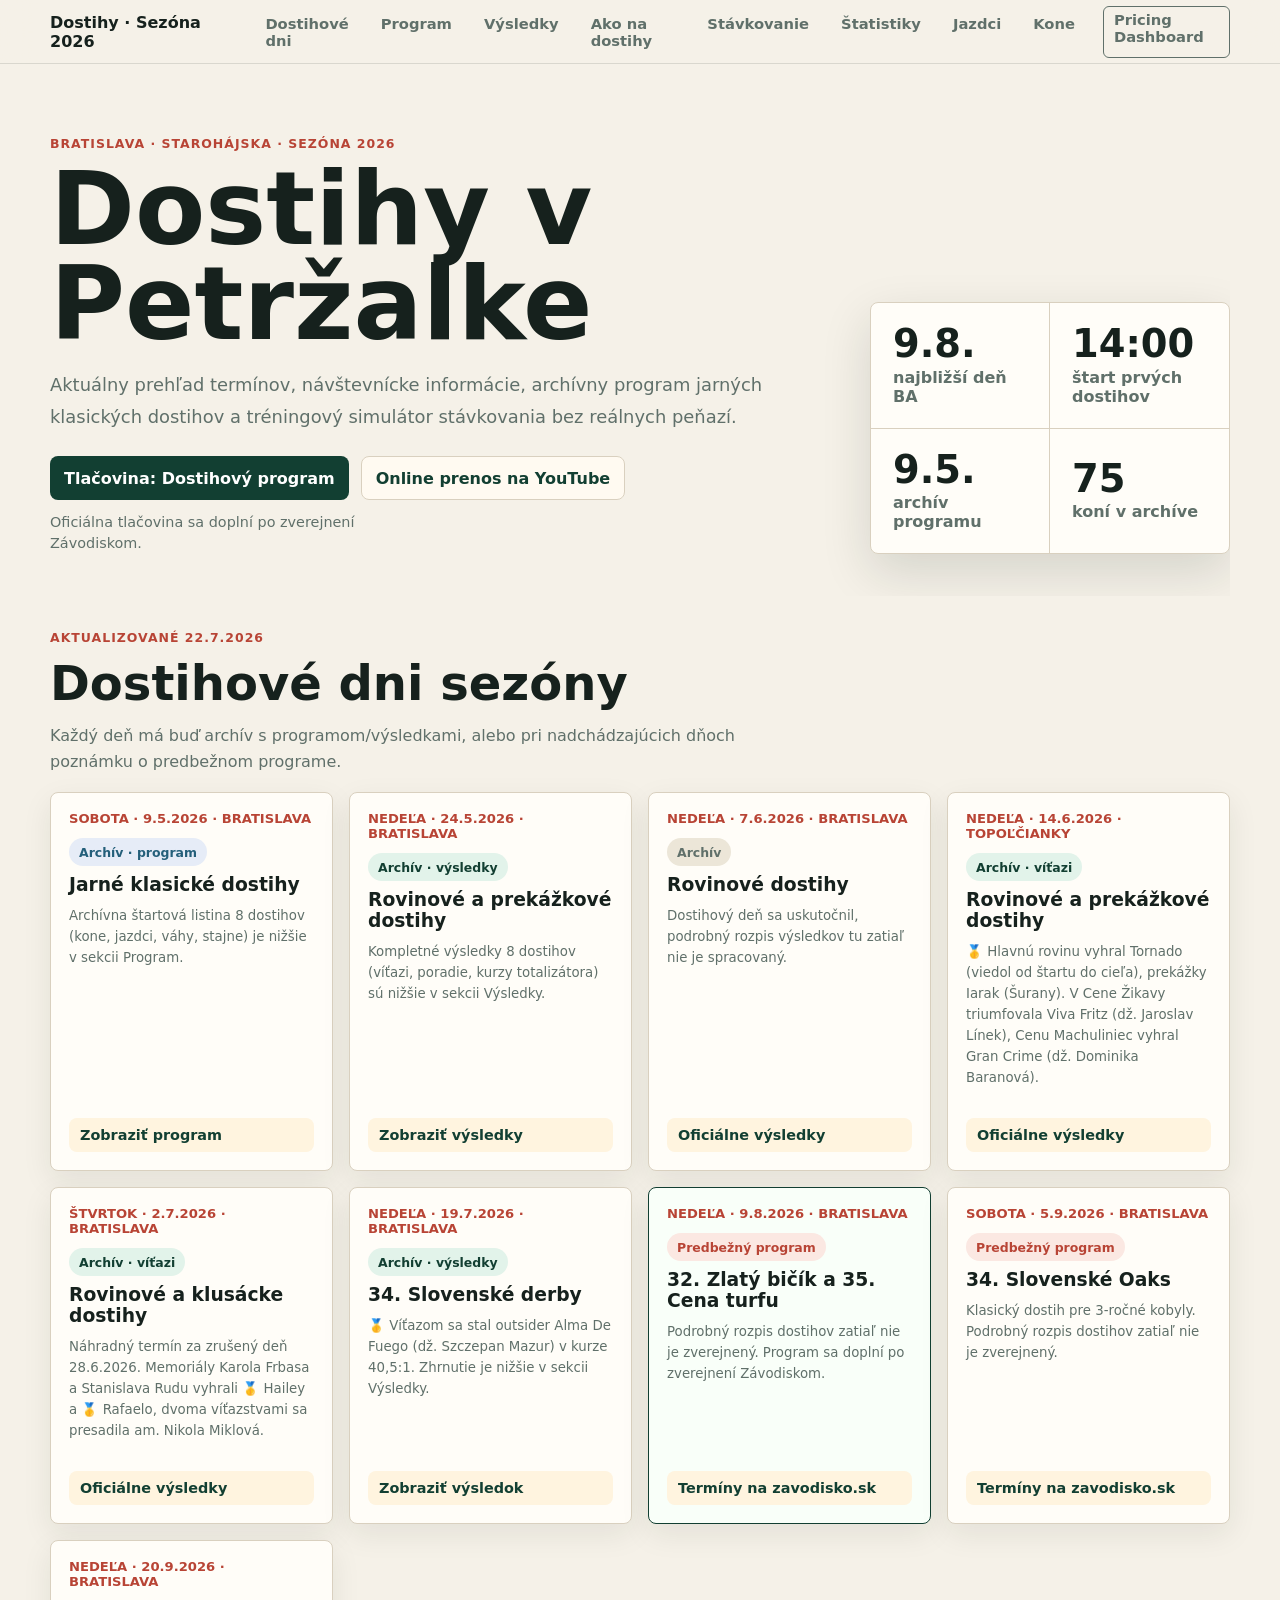
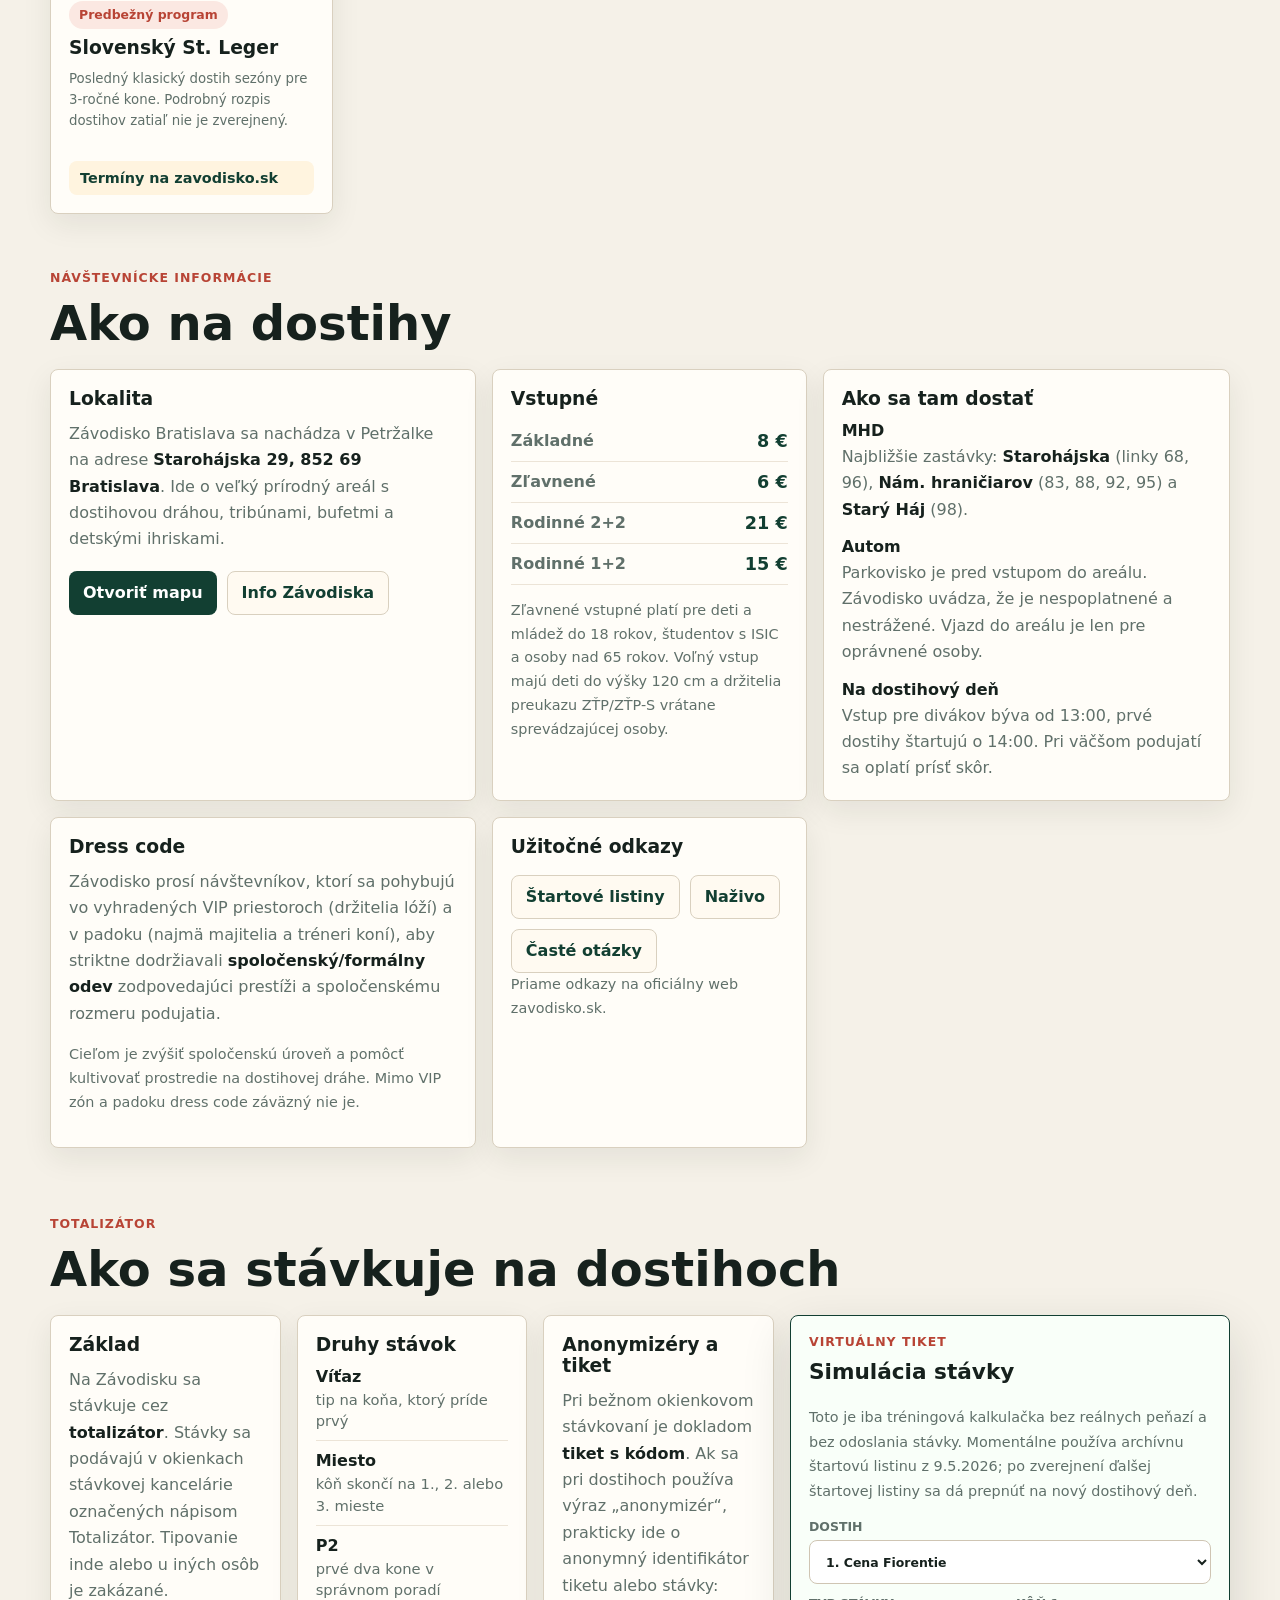
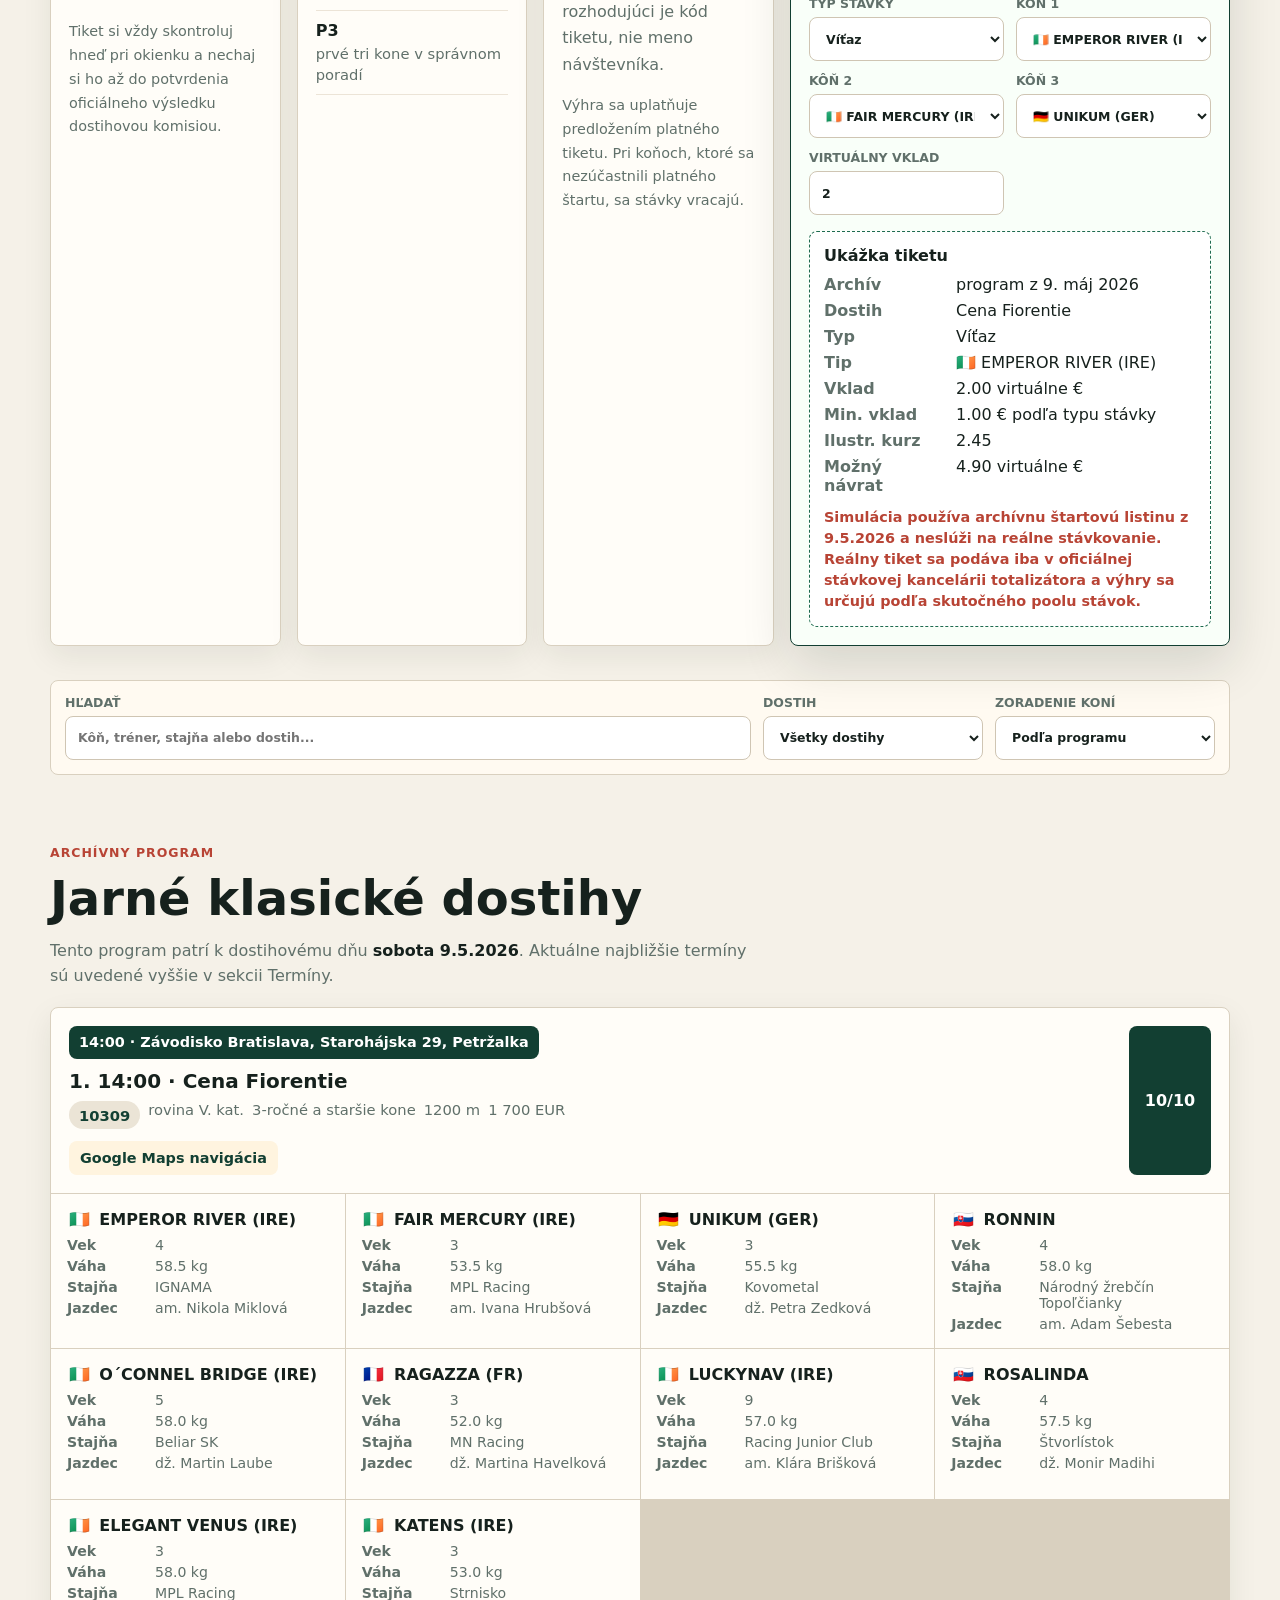
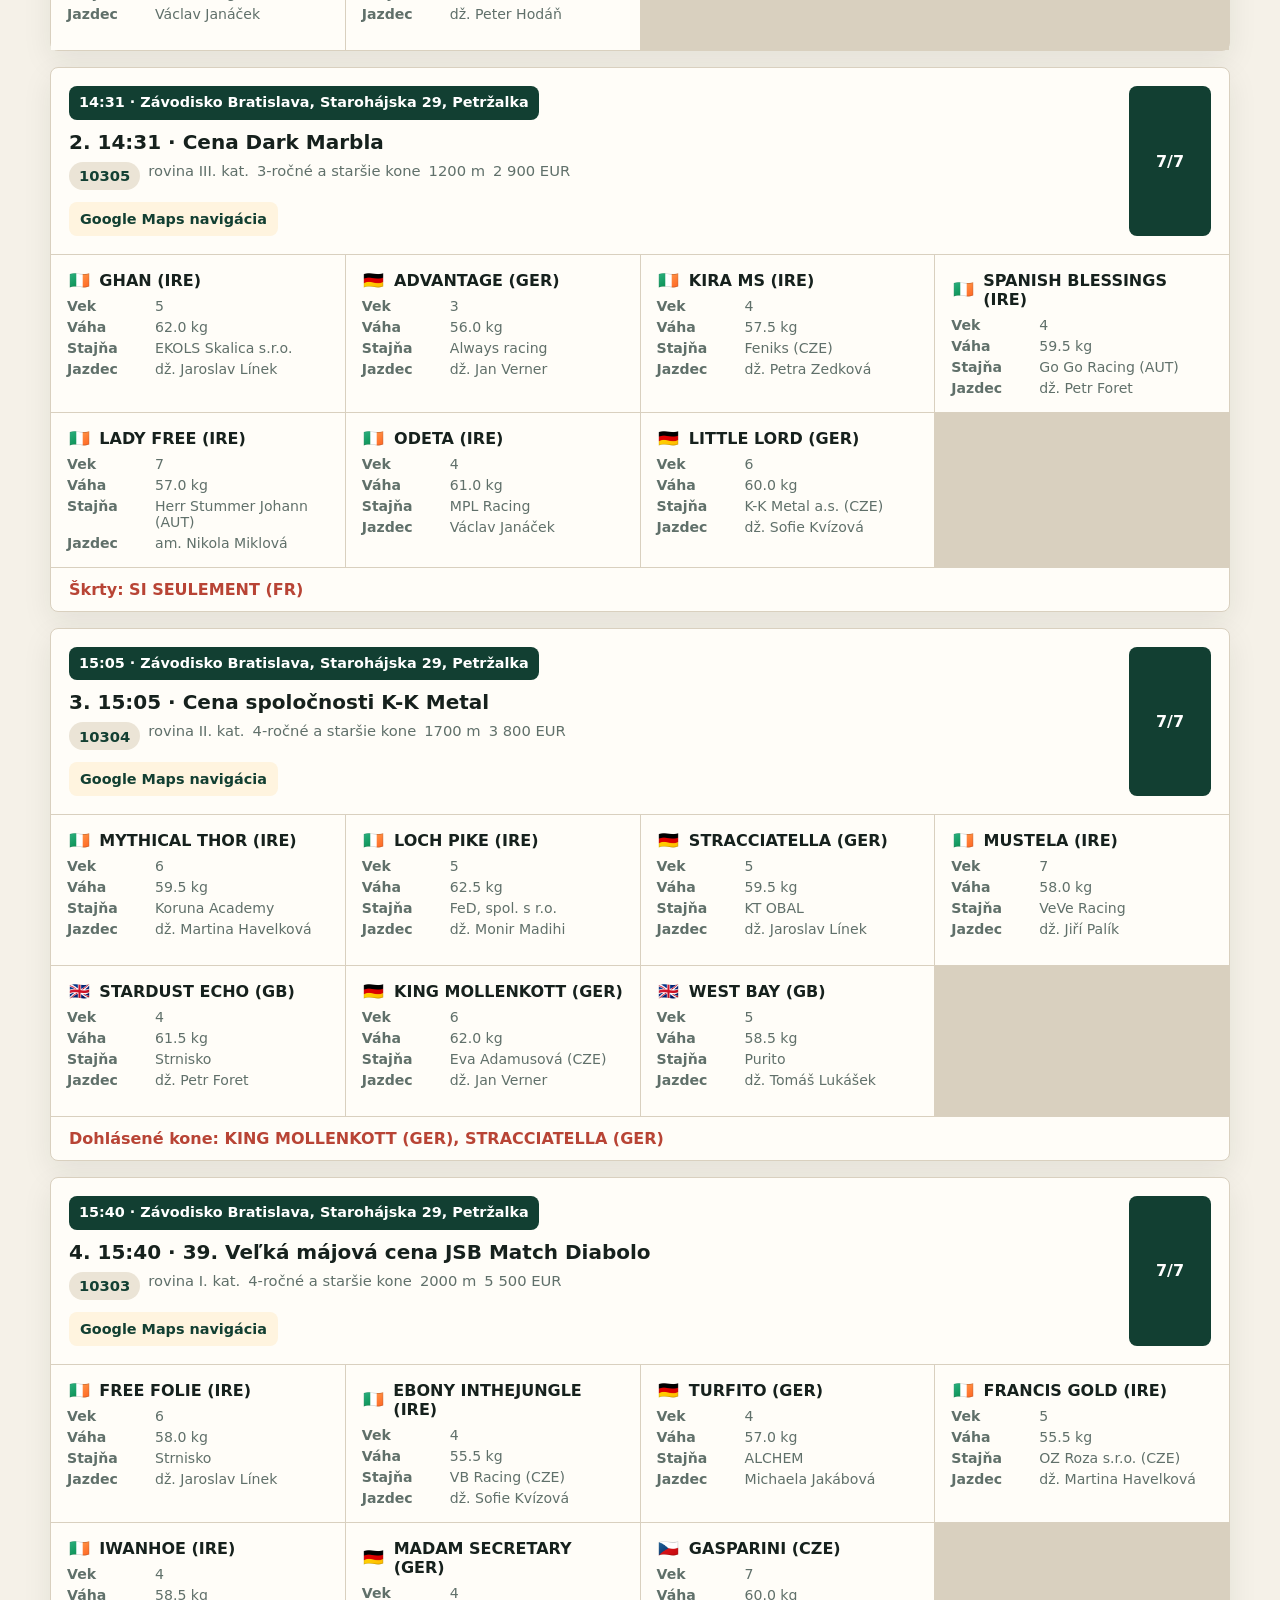
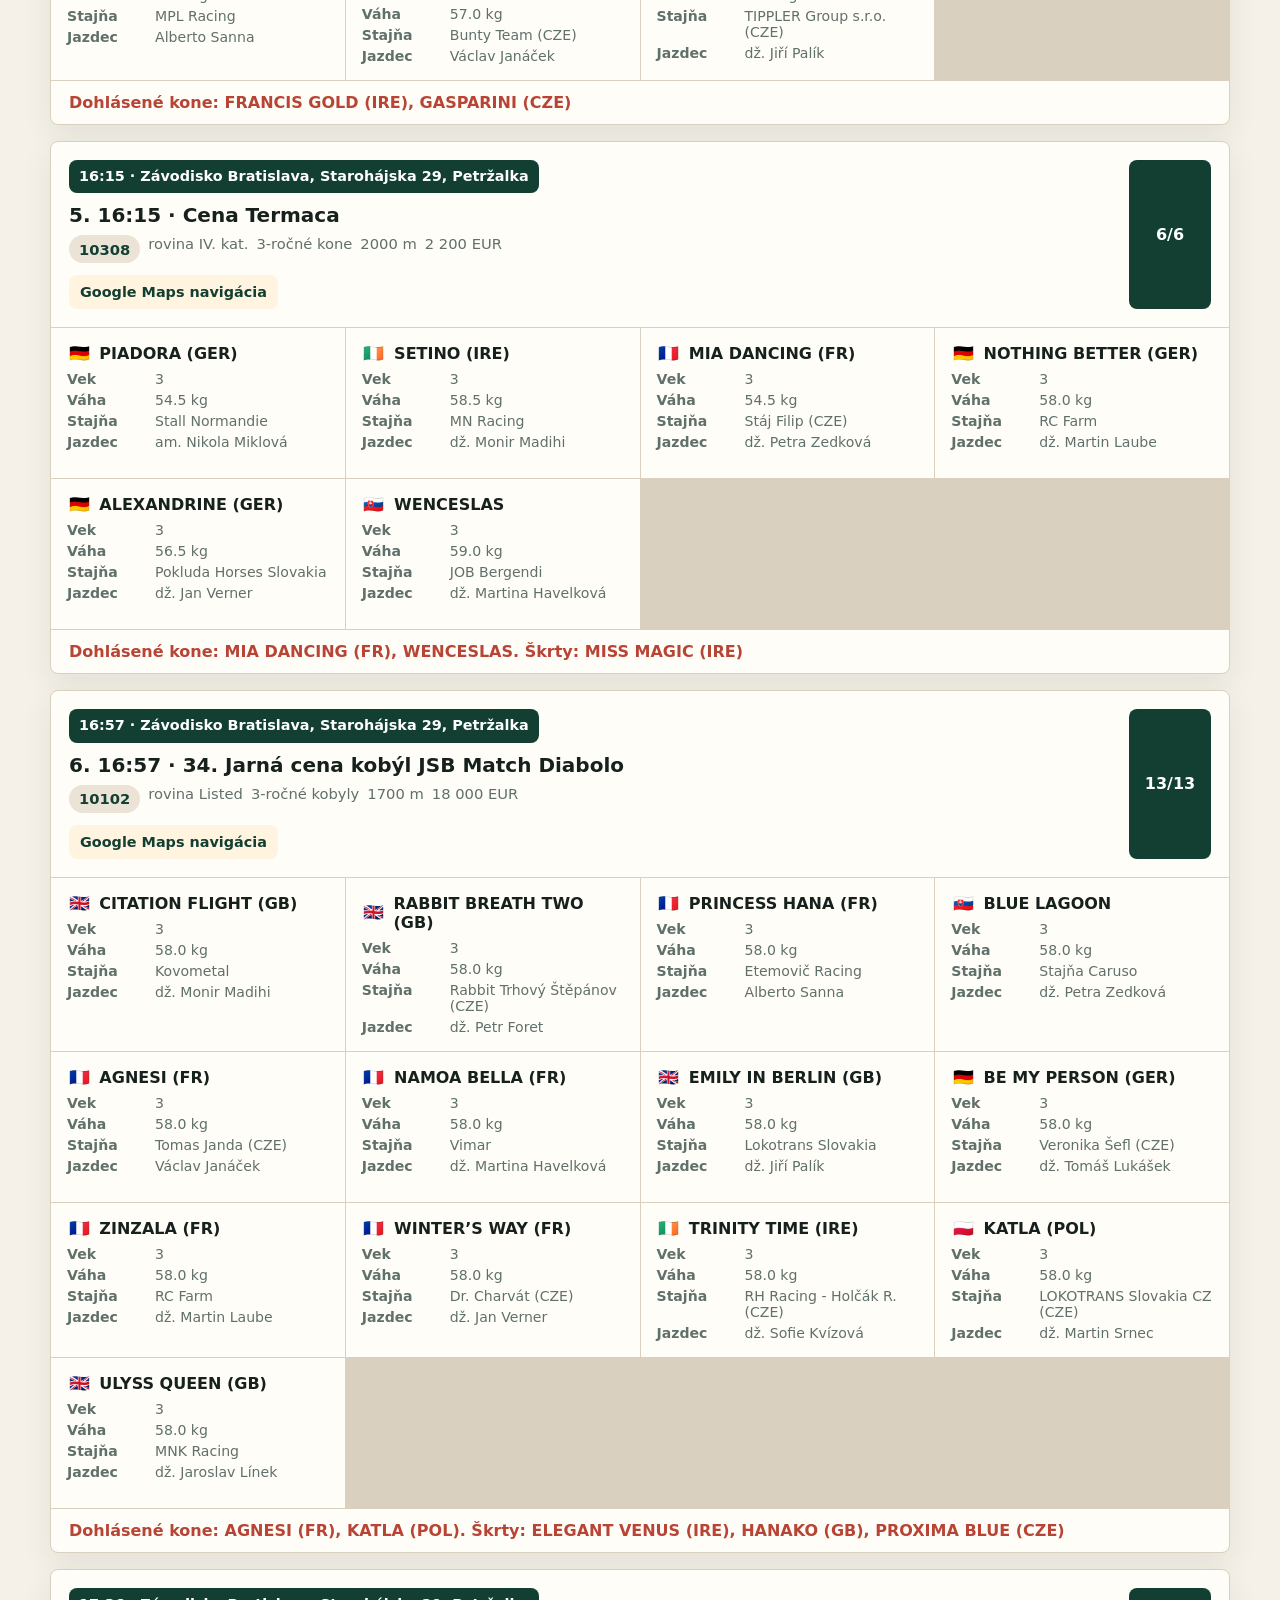
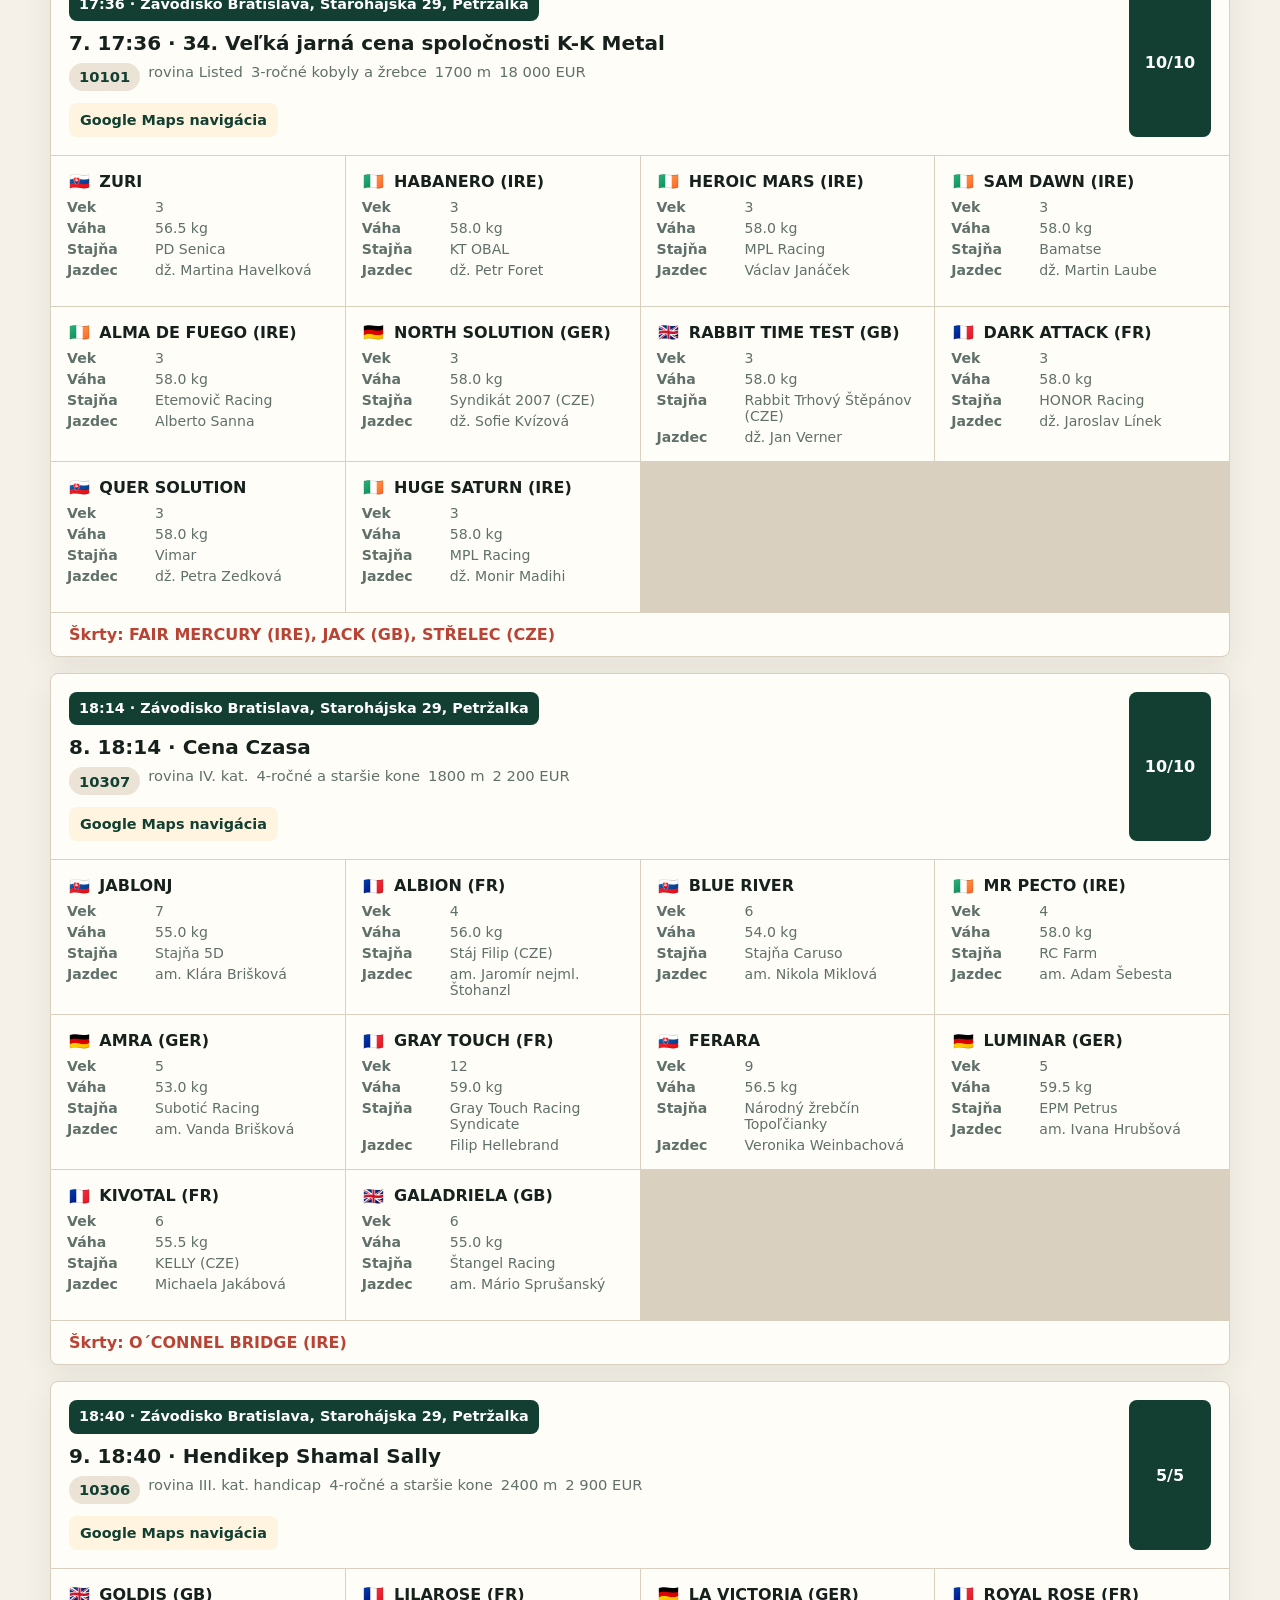
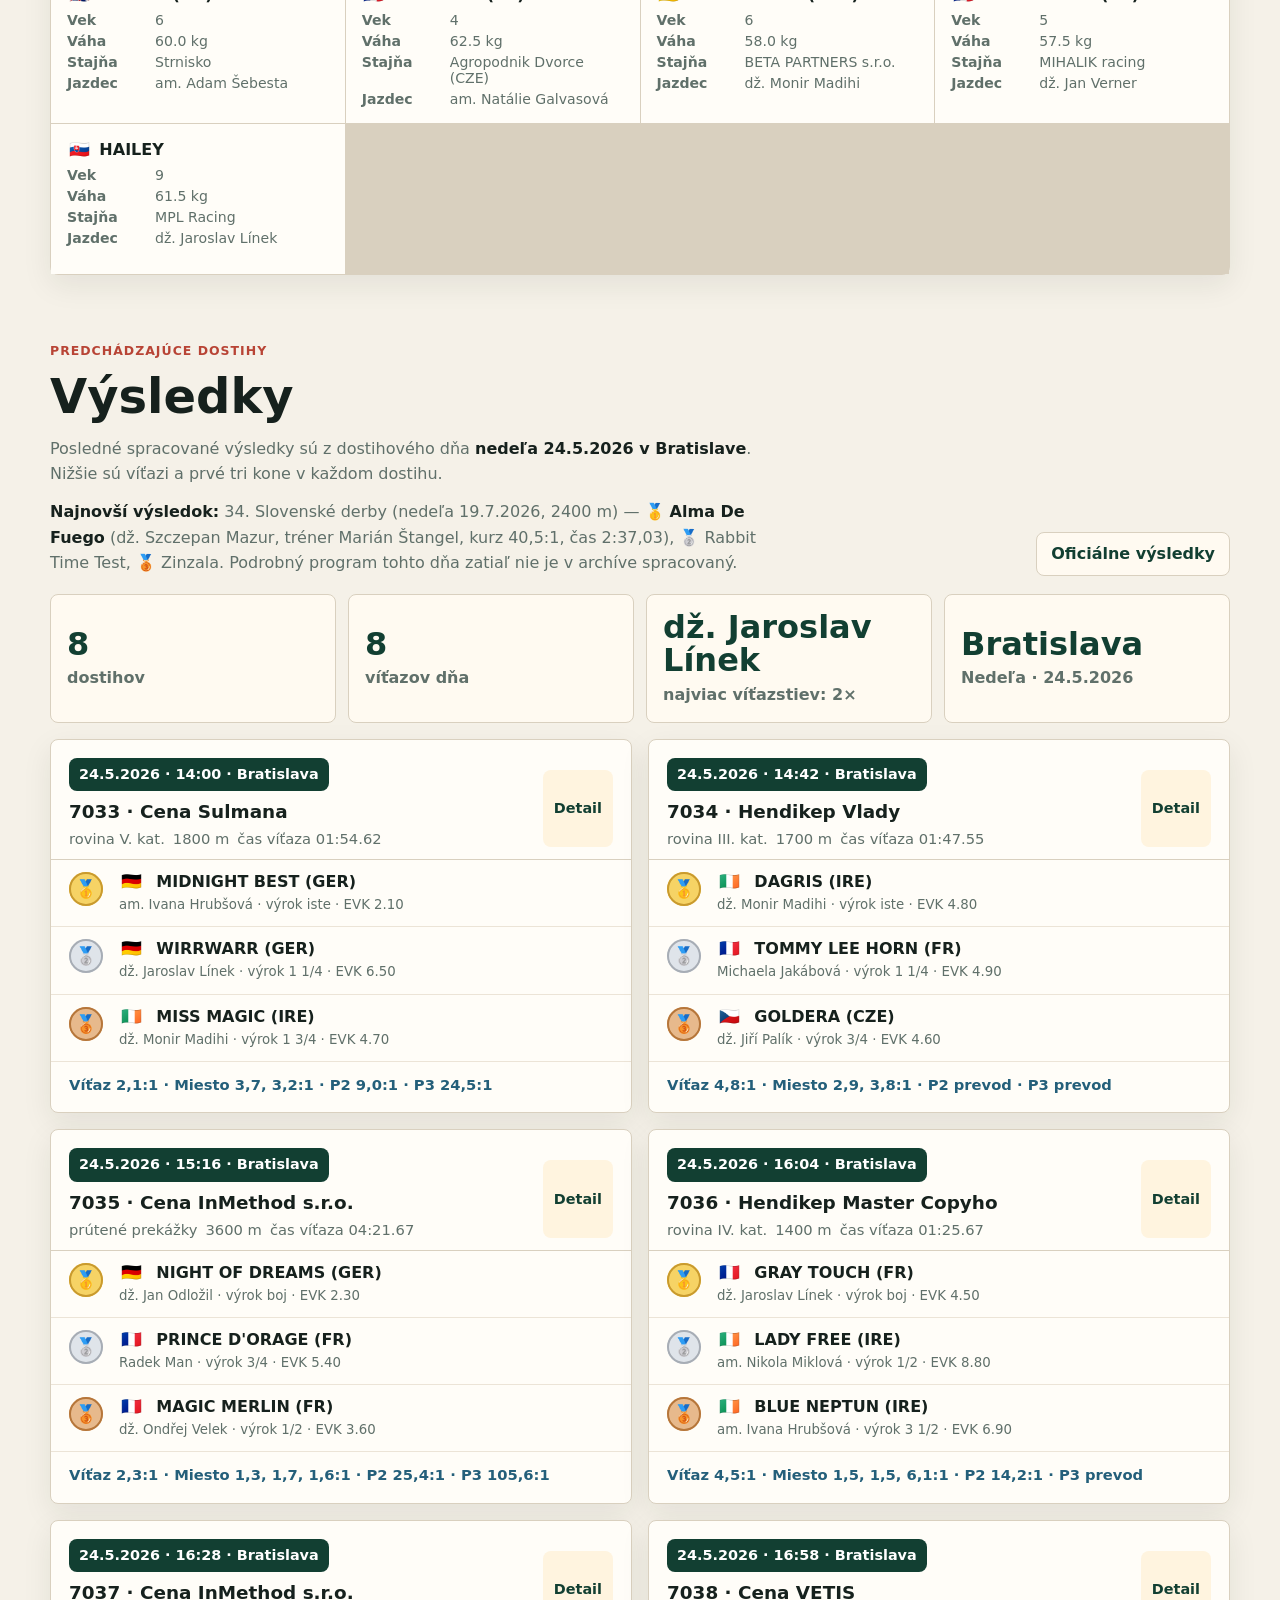
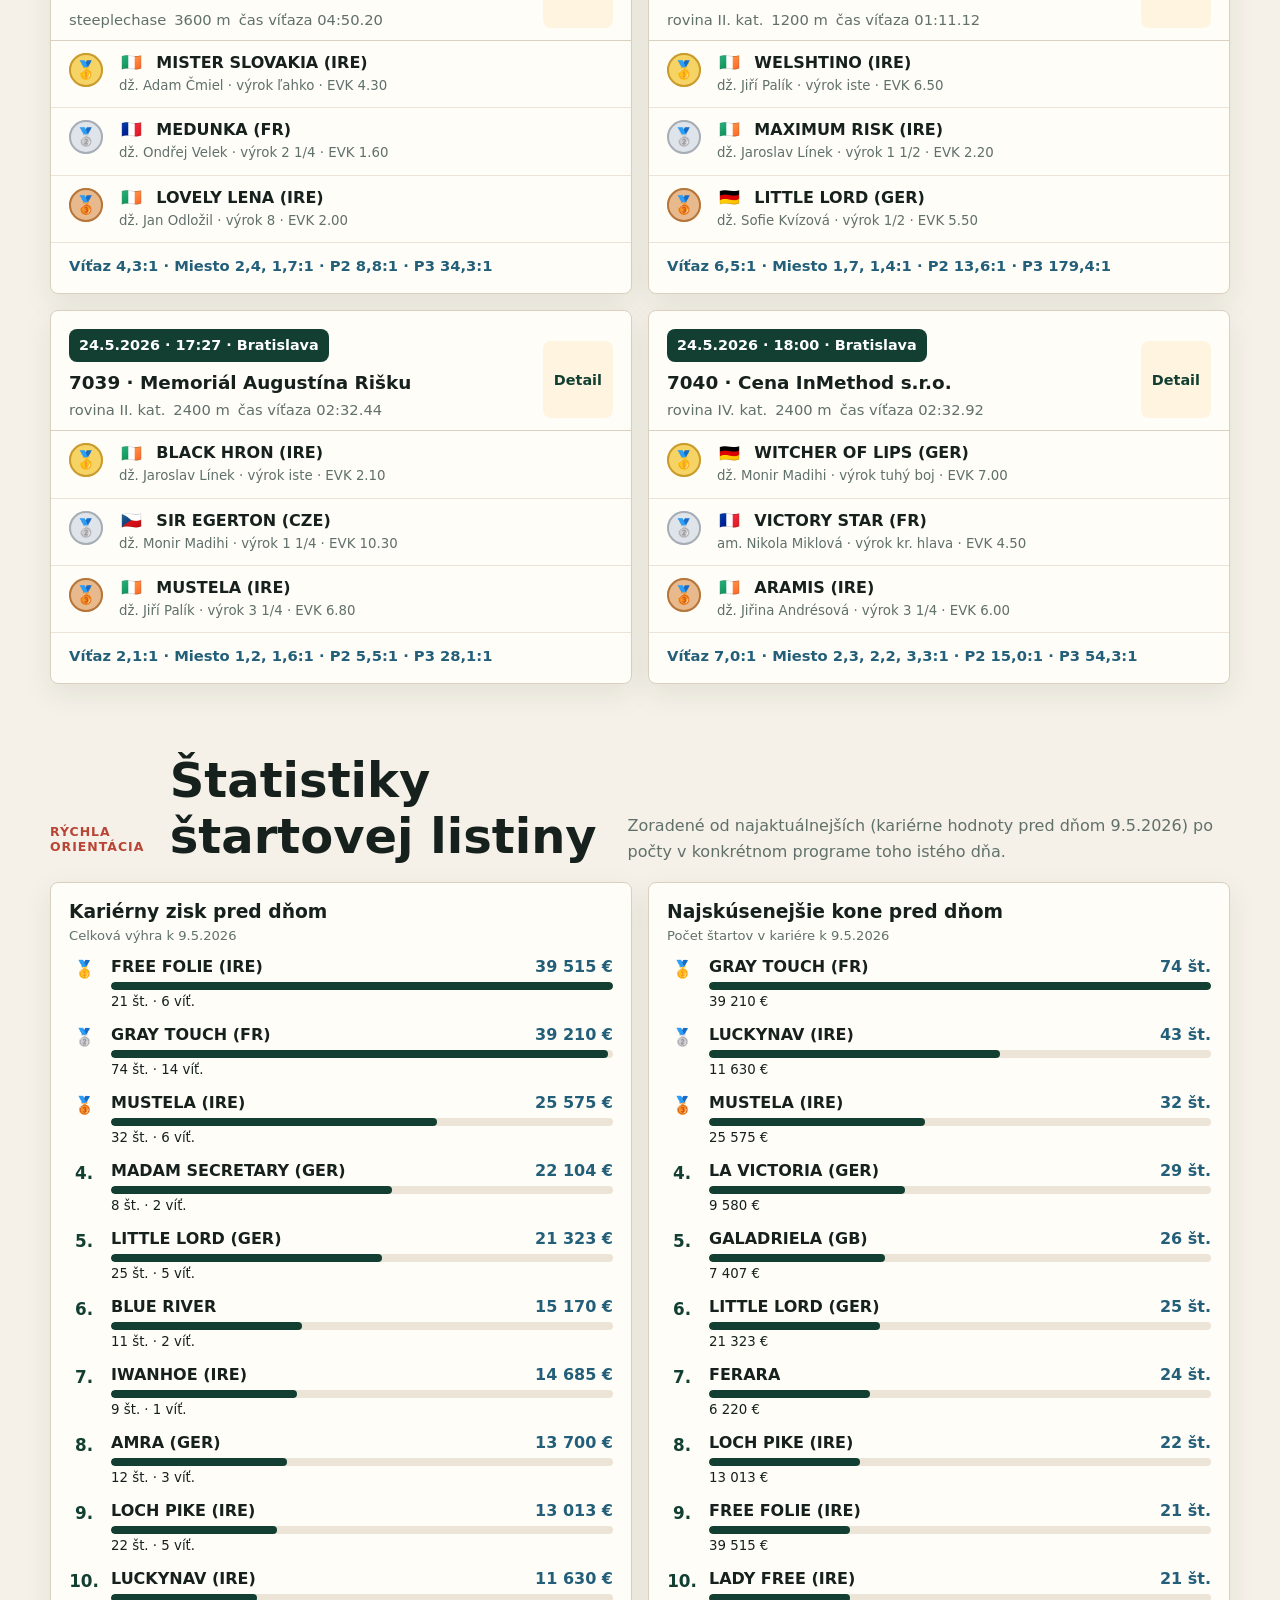
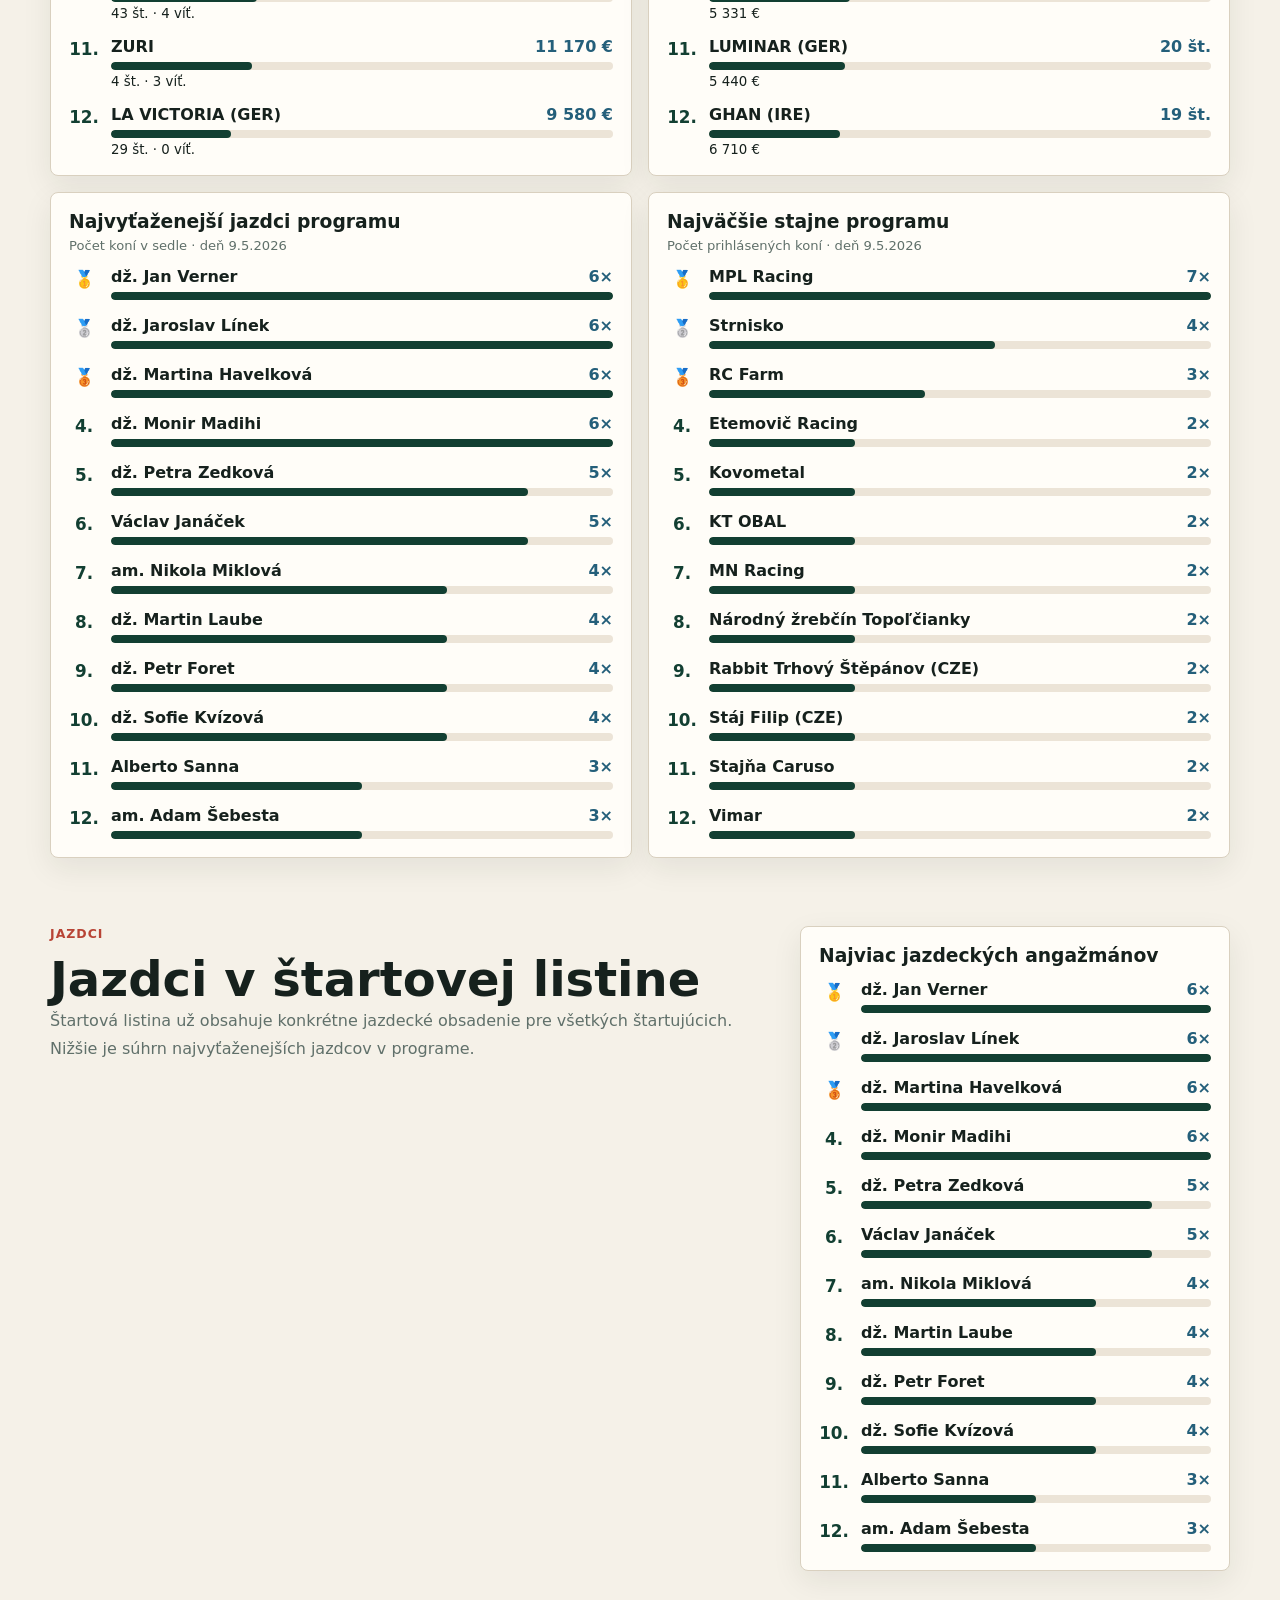
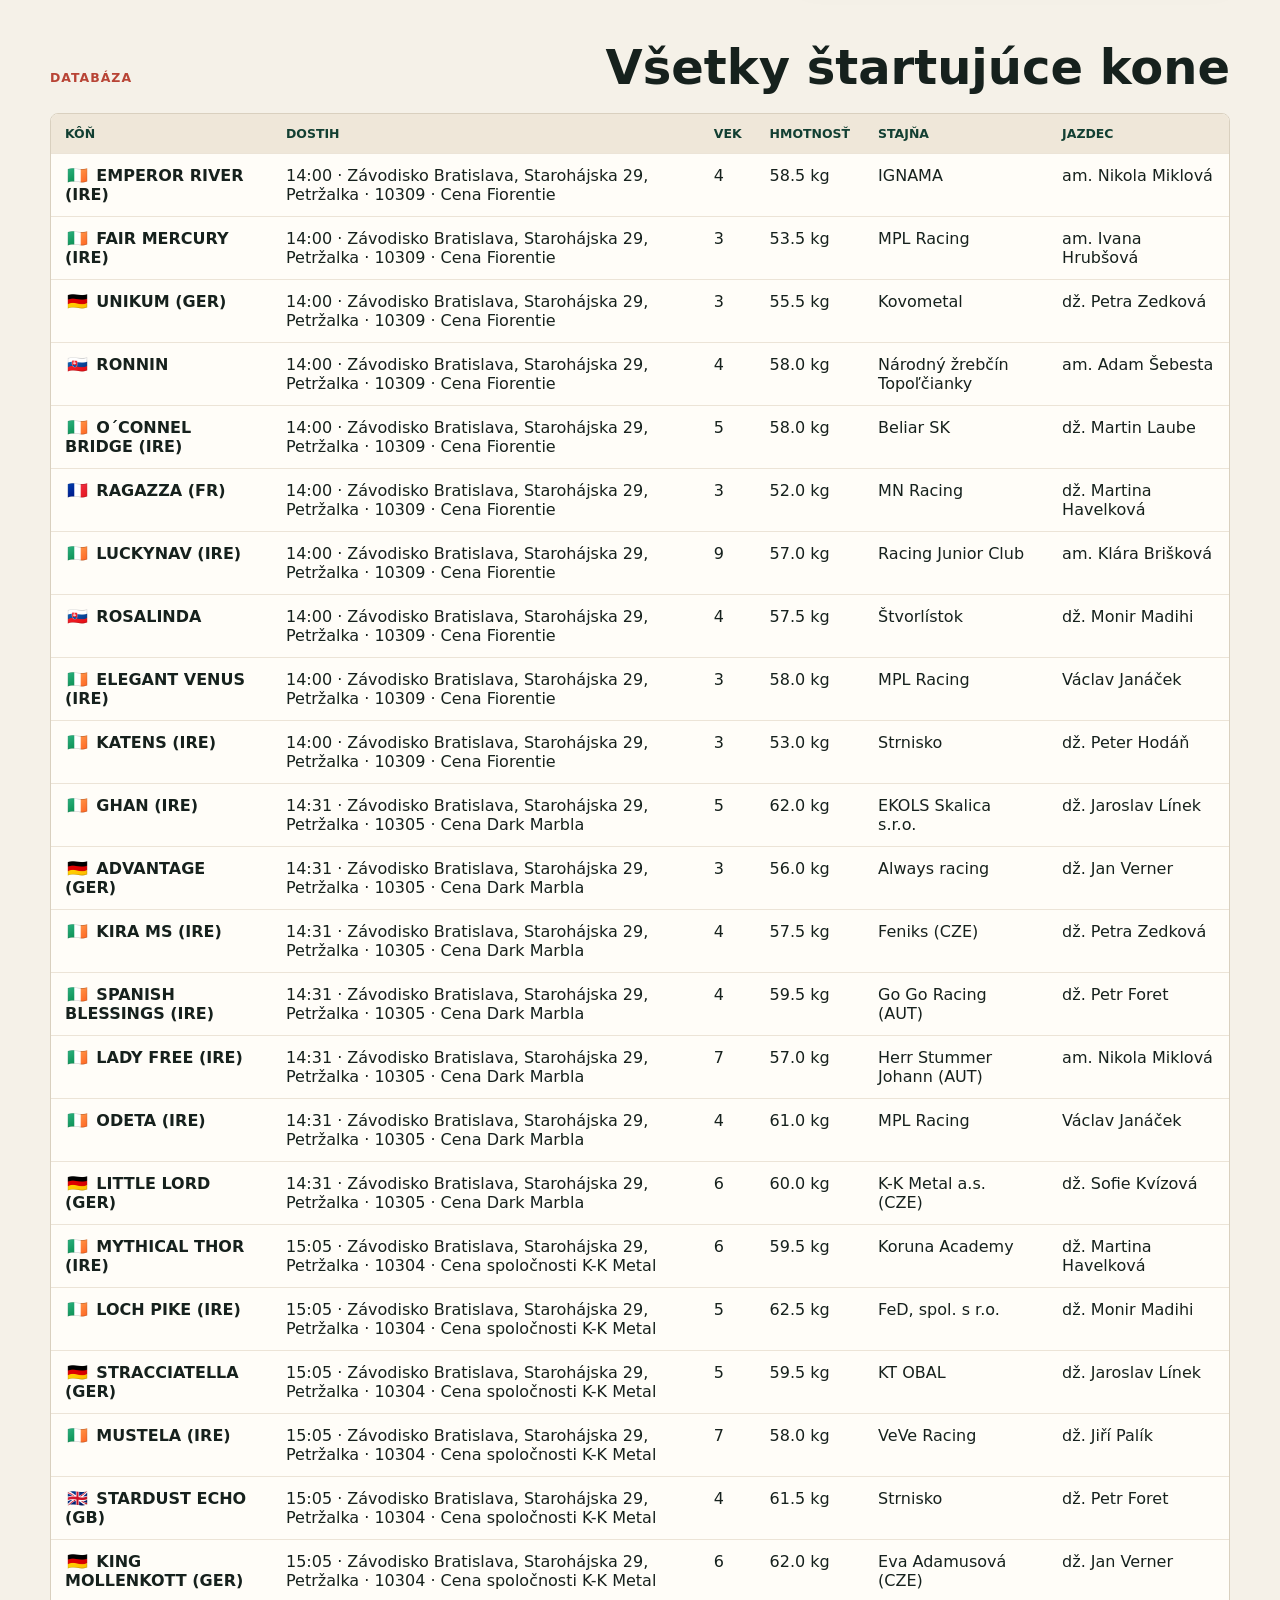
<file: index.html>
<!doctype html>
<html lang="sk">
  <head>
    <meta charset="utf-8" />
    <meta name="viewport" content="width=device-width, initial-scale=1" />
    <title>Dostihy Bratislava · Sezóna 2026</title>
    <meta
      name="description"
      content="Prehľad sezóny 2026, programu, koní, jazdcov, návštevníckych informácií a simulátora stávkovania."
    />
    <link rel="stylesheet" href="styles.css" />
  </head>
  <body>
    <header class="topbar">
      <a href="#program" class="brand">Dostihy · Sezóna 2026</a>
      <nav aria-label="Navigácia">
        <a href="#terms">Dostihové dni</a>
        <a href="#program">Program</a>
        <a href="#results">Výsledky</a>
        <a href="#visit">Ako na dostihy</a>
        <a href="#betting">Stávkovanie</a>
        <a href="#stats">Štatistiky</a>
        <a href="#jockeys">Jazdci</a>
        <a href="#horses">Kone</a>
        <a href="dashboard.html" style="margin-left:8px;padding:4px 10px;border:1px solid currentColor;border-radius:6px;">Pricing Dashboard</a>
      </nav>
    </header>

    <main>
      <section class="hero" aria-labelledby="page-title">
        <div class="race-bg" aria-hidden="true">
          <span class="racer racer-1">🐎</span>
          <span class="racer racer-2">🐎</span>
          <span class="racer racer-3">🐎</span>
          <span class="racer racer-4">🐎</span>
        </div>
        <div class="hero-copy">
          <p class="eyebrow">Bratislava · Starohájska · Sezóna 2026</p>
          <h1 id="page-title">Dostihy v Petržalke</h1>
          <p>
            Aktuálny prehľad termínov, návštevnícke informácie, archívny program
            jarných klasických dostihov a tréningový simulátor stávkovania bez reálnych
            peňazí.
          </p>
          <div class="hero-actions" aria-label="Odkazy na program">
            <a
              class="button primary"
              href="https://web.zavodisko.sk/sk/dostihovy-program.html"
              target="_blank"
              rel="noreferrer"
            >
              Tlačovina: Dostihový program
            </a>
            <a
              class="button secondary"
              href="https://www.youtube.com/channel/UCG_ykszo8fSp0yv4kpCeO8Q"
              target="_blank"
              rel="noreferrer"
            >
              Online prenos na YouTube
            </a>
            <span class="link-note">Oficiálna tlačovina sa doplní po zverejnení Závodiskom.</span>
          </div>
        </div>
        <div class="hero-panel" aria-label="Súhrn">
          <div><strong>9.8.</strong><span>najbližší deň BA</span></div>
          <div><strong>14:00</strong><span>štart prvých dostihov</span></div>
          <div><strong>9.5.</strong><span>archív programu</span></div>
          <div><strong>75</strong><span>koní v archíve</span></div>
        </div>
      </section>

      <section id="terms" class="section">
        <div class="section-heading">
          <div>
            <p class="eyebrow">Aktualizované 22.7.2026</p>
            <h2>Dostihové dni sezóny</h2>
            <p class="section-note">
              Každý deň má buď archív s programom/výsledkami, alebo pri nadchádzajúcich
              dňoch poznámku o predbežnom programe.
            </p>
          </div>
        </div>
        <div id="race-day-list" class="upcoming-list"></div>
      </section>

      <section id="visit" class="section visit-section">
        <div class="section-heading">
          <div>
            <p class="eyebrow">Návštevnícke informácie</p>
            <h2>Ako na dostihy</h2>
          </div>
        </div>
        <div class="visit-grid">
          <article class="visit-card location-card">
            <h3>Lokalita</h3>
            <p>
              Závodisko Bratislava sa nachádza v Petržalke na adrese
              <strong>Starohájska 29, 852 69 Bratislava</strong>. Ide o veľký prírodný
              areál s dostihovou dráhou, tribúnami, bufetmi a detskými ihriskami.
            </p>
            <div class="visit-actions">
              <a
                class="button primary"
                href="https://www.google.com/maps/search/?api=1&query=Z%C3%A1vodisko%20Bratislava%20Staroh%C3%A1jska%2029"
                target="_blank"
                rel="noreferrer"
              >
                Otvoriť mapu
              </a>
              <a
                class="button secondary"
                href="https://zavodisko.sk/kde-nas-najdete/"
                target="_blank"
                rel="noreferrer"
              >
                Info Závodiska
              </a>
            </div>
          </article>

          <article class="visit-card">
            <h3>Vstupné</h3>
            <ul class="price-list">
              <li><span>Základné</span><strong>8 €</strong></li>
              <li><span>Zľavnené</span><strong>6 €</strong></li>
              <li><span>Rodinné 2+2</span><strong>21 €</strong></li>
              <li><span>Rodinné 1+2</span><strong>15 €</strong></li>
            </ul>
            <p class="muted small">
              Zľavnené vstupné platí pre deti a mládež do 18 rokov, študentov s ISIC
              a osoby nad 65 rokov. Voľný vstup majú deti do výšky 120 cm a držitelia
              preukazu ZŤP/ZŤP-S vrátane sprevádzajúcej osoby.
            </p>
          </article>

          <article class="visit-card">
            <h3>Ako sa tam dostať</h3>
            <div class="route-list">
              <div>
                <strong>MHD</strong>
                <p>
                  Najbližšie zastávky: <b>Starohájska</b> (linky 68, 96),
                  <b>Nám. hraničiarov</b> (83, 88, 92, 95) a <b>Starý Háj</b> (98).
                </p>
              </div>
              <div>
                <strong>Autom</strong>
                <p>
                  Parkovisko je pred vstupom do areálu. Závodisko uvádza, že je
                  nespoplatnené a nestrážené. Vjazd do areálu je len pre oprávnené osoby.
                </p>
              </div>
              <div>
                <strong>Na dostihový deň</strong>
                <p>
                  Vstup pre divákov býva od 13:00, prvé dostihy štartujú o 14:00.
                  Pri väčšom podujatí sa oplatí prísť skôr.
                </p>
              </div>
            </div>
          </article>

          <article class="visit-card">
            <h3>Dress code</h3>
            <p>
              Závodisko prosí návštevníkov, ktorí sa pohybujú vo vyhradených VIP
              priestoroch (držitelia lóží) a v padoku (najmä majitelia a tréneri koní),
              aby striktne dodržiavali <strong>spoločenský/formálny odev</strong>
              zodpovedajúci prestíži a spoločenskému rozmeru podujatia.
            </p>
            <p class="muted small">
              Cieľom je zvýšiť spoločenskú úroveň a pomôcť kultivovať prostredie na
              dostihovej dráhe. Mimo VIP zón a padoku dress code záväzný nie je.
            </p>
          </article>

          <article class="visit-card">
            <h3>Užitočné odkazy</h3>
            <div class="visit-actions">
              <a
                class="button secondary"
                href="https://web.zavodisko.sk/sk/startove-listiny.html"
                target="_blank"
                rel="noreferrer"
              >
                Štartové listiny
              </a>
              <a
                class="button secondary"
                href="https://zavodisko.sk/dostihy-nazivo/"
                target="_blank"
                rel="noreferrer"
              >
                Naživo
              </a>
              <a
                class="button secondary"
                href="https://zavodisko.sk/casto-kladene-otazky/"
                target="_blank"
                rel="noreferrer"
              >
                Časté otázky
              </a>
            </div>
            <p class="muted small">Priame odkazy na oficiálny web zavodisko.sk.</p>
          </article>
        </div>
      </section>

      <section id="betting" class="section betting-section">
        <div class="section-heading">
          <div>
            <p class="eyebrow">Totalizátor</p>
            <h2>Ako sa stávkuje na dostihoch</h2>
          </div>
        </div>
        <div class="betting-layout">
          <div class="betting-info">
            <article class="visit-card">
              <h3>Základ</h3>
              <p>
                Na Závodisku sa stávkuje cez <strong>totalizátor</strong>. Stávky sa podávajú
                v okienkach stávkovej kancelárie označených nápisom Totalizátor. Tipovanie
                inde alebo u iných osôb je zakázané.
              </p>
              <p class="muted small">
                Tiket si vždy skontroluj hneď pri okienku a nechaj si ho až do potvrdenia
                oficiálneho výsledku dostihovou komisiou.
              </p>
            </article>

            <article class="visit-card">
              <h3>Druhy stávok</h3>
              <div class="bet-types">
                <div><strong>Víťaz</strong><span>tip na koňa, ktorý príde prvý</span></div>
                <div><strong>Miesto</strong><span>kôň skončí na 1., 2. alebo 3. mieste</span></div>
                <div><strong>P2</strong><span>prvé dva kone v správnom poradí</span></div>
                <div><strong>P3</strong><span>prvé tri kone v správnom poradí</span></div>
              </div>
            </article>

            <article class="visit-card">
              <h3>Anonymizéry a tiket</h3>
              <p>
                Pri bežnom okienkovom stávkovaní je dokladom <strong>tiket s kódom</strong>.
                Ak sa pri dostihoch používa výraz „anonymizér“, prakticky ide o anonymný
                identifikátor tiketu alebo stávky: rozhodujúci je kód tiketu, nie meno
                návštevníka.
              </p>
              <p class="muted small">
                Výhra sa uplatňuje predložením platného tiketu. Pri koňoch, ktoré sa
                nezúčastnili platného štartu, sa stávky vracajú.
              </p>
            </article>
          </div>

          <article class="simulator-card" aria-labelledby="sim-title">
            <p class="eyebrow">Virtuálny tiket</p>
            <h3 id="sim-title">Simulácia stávky</h3>
            <p class="muted small">
              Toto je iba tréningová kalkulačka bez reálnych peňazí a bez odoslania stávky.
              Momentálne používa archívnu štartovú listinu z 9.5.2026; po zverejnení
              ďalšej štartovej listiny sa dá prepnúť na nový dostihový deň.
            </p>
            <div class="sim-form">
              <label>
                Dostih
                <select id="bet-race"></select>
              </label>
              <label>
                Typ stávky
                <select id="bet-type">
                  <option value="win">Víťaz</option>
                  <option value="place">Miesto</option>
                  <option value="p2">P2</option>
                  <option value="p3">P3</option>
                </select>
              </label>
              <label>
                Kôň 1
                <select id="bet-horse-1"></select>
              </label>
              <label class="combo-only">
                Kôň 2
                <select id="bet-horse-2"></select>
              </label>
              <label class="trio-only">
                Kôň 3
                <select id="bet-horse-3"></select>
              </label>
              <label>
                Virtuálny vklad
                <input id="bet-stake" type="number" min="0.5" step="0.5" value="2" />
              </label>
            </div>
            <div class="ticket-preview" id="ticket-preview"></div>
          </article>
        </div>
      </section>

      <section class="toolbar" aria-label="Filtrovanie programu">
        <label>
          Hľadať
          <input id="search" type="search" placeholder="Kôň, tréner, stajňa alebo dostih..." />
        </label>
        <label>
          Dostih
          <select id="race-filter">
            <option value="all">Všetky dostihy</option>
          </select>
        </label>
        <label>
          Zoradenie koní
          <select id="sort-horses">
            <option value="race">Podľa programu</option>
            <option value="name">Podľa mena</option>
            <option value="trainer">Podľa jazdca</option>
            <option value="weight">Podľa hmotnosti</option>
          </select>
        </label>
      </section>

      <section id="program" class="section">
        <div class="section-heading">
          <div>
            <p class="eyebrow">Archívny program</p>
            <h2>Jarné klasické dostihy</h2>
            <p class="section-note">
              Tento program patrí k dostihovému dňu <strong>sobota 9.5.2026</strong>.
              Aktuálne najbližšie termíny sú uvedené vyššie v sekcii Termíny.
            </p>
          </div>
        </div>
        <div id="race-list" class="race-list"></div>
      </section>

      <section id="results" class="section">
        <div class="section-heading">
          <div>
            <p class="eyebrow">Predchádzajúce dostihy</p>
            <h2>Výsledky</h2>
            <p class="section-note">
              Posledné spracované výsledky sú z dostihového dňa
              <strong>nedeľa 24.5.2026 v Bratislave</strong>. Nižšie sú víťazi a prvé
              tri kone v každom dostihu.
            </p>
            <p class="section-note">
              <strong>Najnovší výsledok:</strong> 34. Slovenské derby (nedeľa 19.7.2026,
              2400 m) — 🥇 <strong>Alma De Fuego</strong> (dž. Szczepan Mazur, tréner
              Marián Štangel, kurz 40,5:1, čas 2:37,03), 🥈 Rabbit Time Test, 🥉 Zinzala.
              Podrobný program tohto dňa zatiaľ nie je v archíve spracovaný.
            </p>
          </div>
          <a
            class="button secondary"
            href="https://web.zavodisko.sk/sk/vysledky.html?id_den=10181&typ_dostihu=1&stat=1&rok=2026"
            target="_blank"
            rel="noreferrer"
          >
            Oficiálne výsledky
          </a>
        </div>
        <div class="result-summary" id="result-summary"></div>
        <div class="results-list" id="results-list"></div>
      </section>

      <section id="stats" class="section">
        <div class="section-heading">
          <p class="eyebrow">Rýchla orientácia</p>
          <h2>Štatistiky štartovej listiny</h2>
          <p class="section-note">
            Zoradené od najaktuálnejších (kariérne hodnoty pred dňom 9.5.2026) po
            počty v konkrétnom programe toho istého dňa.
          </p>
        </div>
        <div class="stats-grid">
          <article class="stat-card">
            <h3>Kariérny zisk pred dňom</h3>
            <p class="stat-card-meta">Celková výhra k 9.5.2026</p>
            <ol id="earning-stats" class="stat-list"></ol>
          </article>
          <article class="stat-card">
            <h3>Najskúsenejšie kone pred dňom</h3>
            <p class="stat-card-meta">Počet štartov v kariére k 9.5.2026</p>
            <ol id="starts-stats" class="stat-list"></ol>
          </article>
          <article class="stat-card">
            <h3>Najvyťaženejší jazdci programu</h3>
            <p class="stat-card-meta">Počet koní v sedle · deň 9.5.2026</p>
            <ol id="trainer-stats" class="stat-list"></ol>
          </article>
          <article class="stat-card">
            <h3>Najväčšie stajne programu</h3>
            <p class="stat-card-meta">Počet prihlásených koní · deň 9.5.2026</p>
            <ol id="stable-stats" class="stat-list"></ol>
          </article>
        </div>
      </section>

      <section id="jockeys" class="section split">
        <div>
          <p class="eyebrow">Jazdci</p>
          <h2>Jazdci v štartovej listine</h2>
          <p class="muted">
            Štartová listina už obsahuje konkrétne jazdecké obsadenie pre všetkých
            štartujúcich. Nižšie je súhrn najvyťaženejších jazdcov v programe.
          </p>
        </div>
        <div class="stat-card compact">
          <h3>Najviac jazdeckých angažmánov</h3>
          <ol id="jockey-stats" class="stat-list"></ol>
        </div>
      </section>

      <section id="horses" class="section">
        <div class="section-heading">
          <p class="eyebrow">Databáza</p>
          <h2>Všetky štartujúce kone</h2>
        </div>
        <div class="table-wrap">
          <table>
            <thead>
              <tr>
                <th>Kôň</th>
                <th>Dostih</th>
                <th>Vek</th>
                <th>Hmotnosť</th>
                <th>Stajňa</th>
                <th>Jazdec</th>
              </tr>
            </thead>
            <tbody id="horse-table"></tbody>
          </table>
        </div>
      </section>

      <section class="source-note">
        <strong>Zdroj dát:</strong>
        zavodisko.sk, sekcia Termíny dostihov 2026, Propozície 2026 a Štartové listiny
        pre Bratislavu 9.5.2026. Archívny program a výsledky spracované 25.5.2026,
        prehľad dostihových dní a najnovšie výsledky aktualizované 22.7.2026.
      </section>
    </main>

    <script src="assistant.js"></script>
  </body>
</html>
</file>
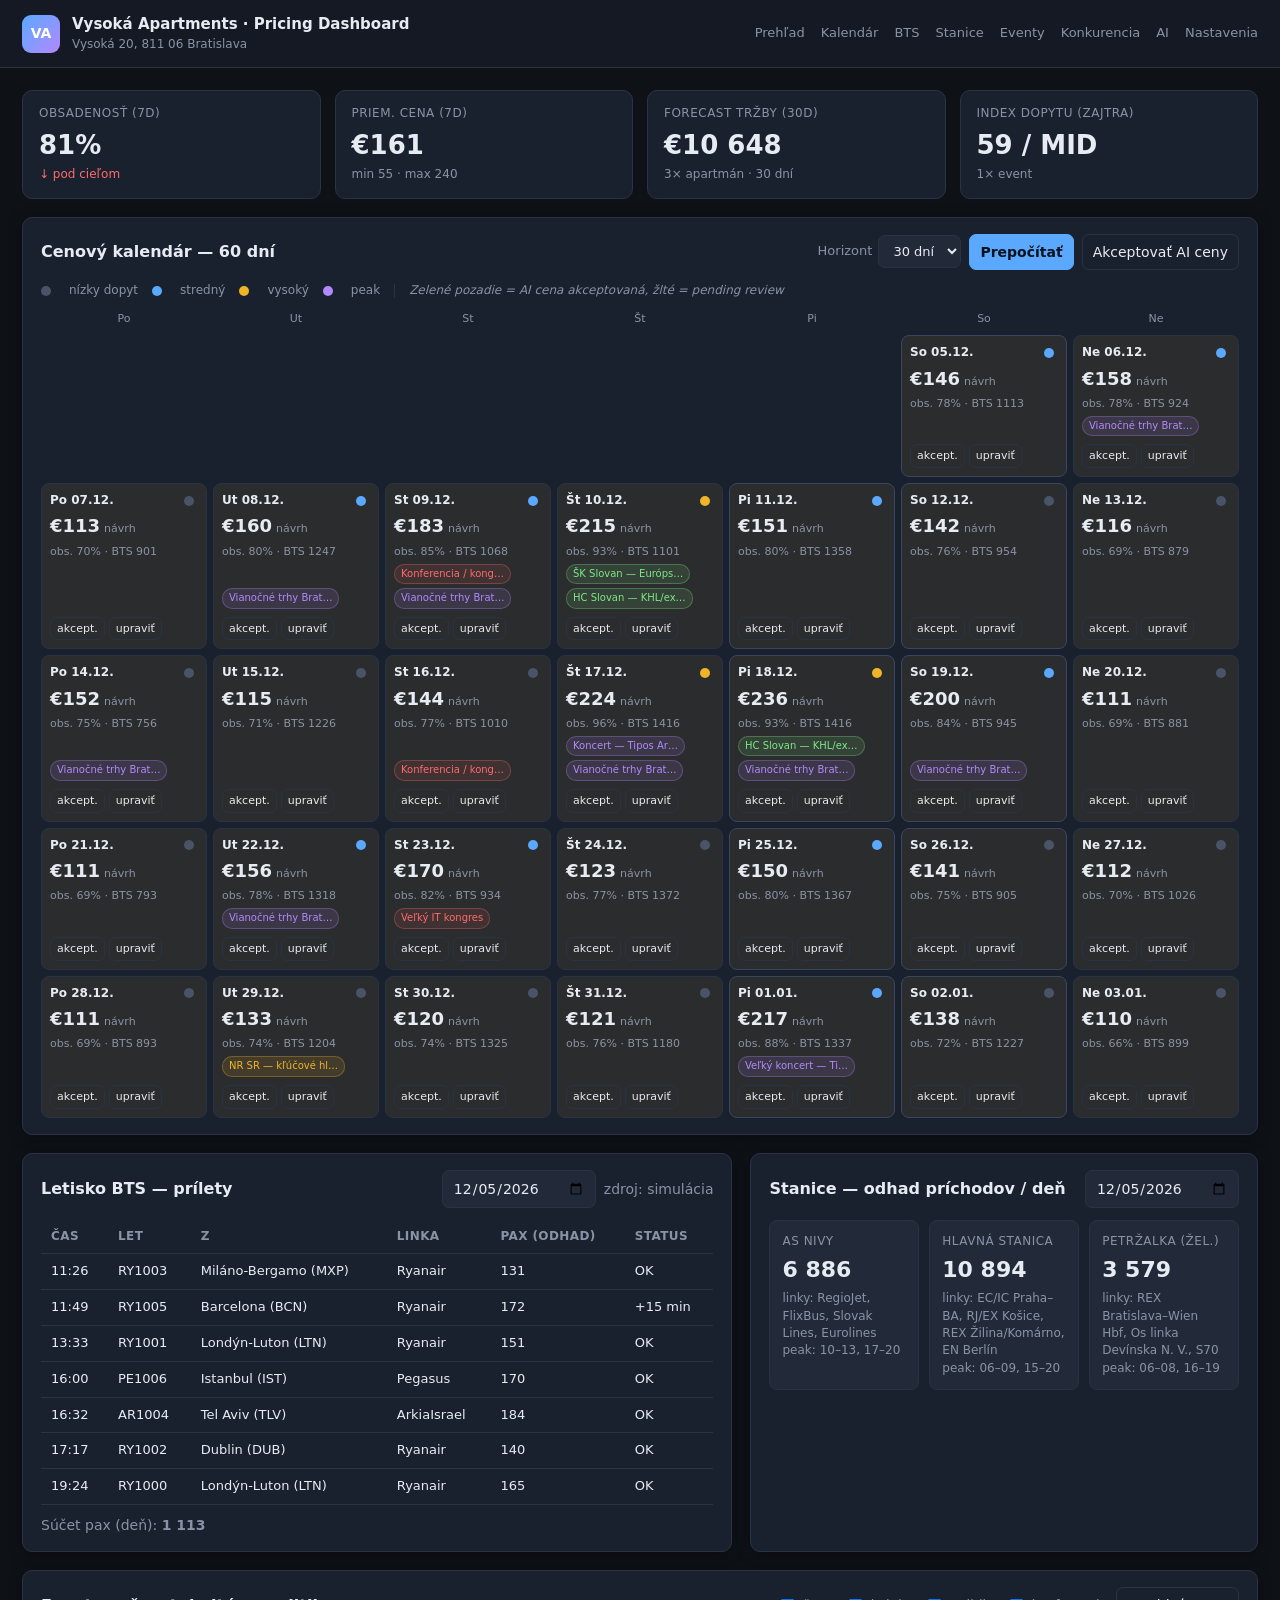
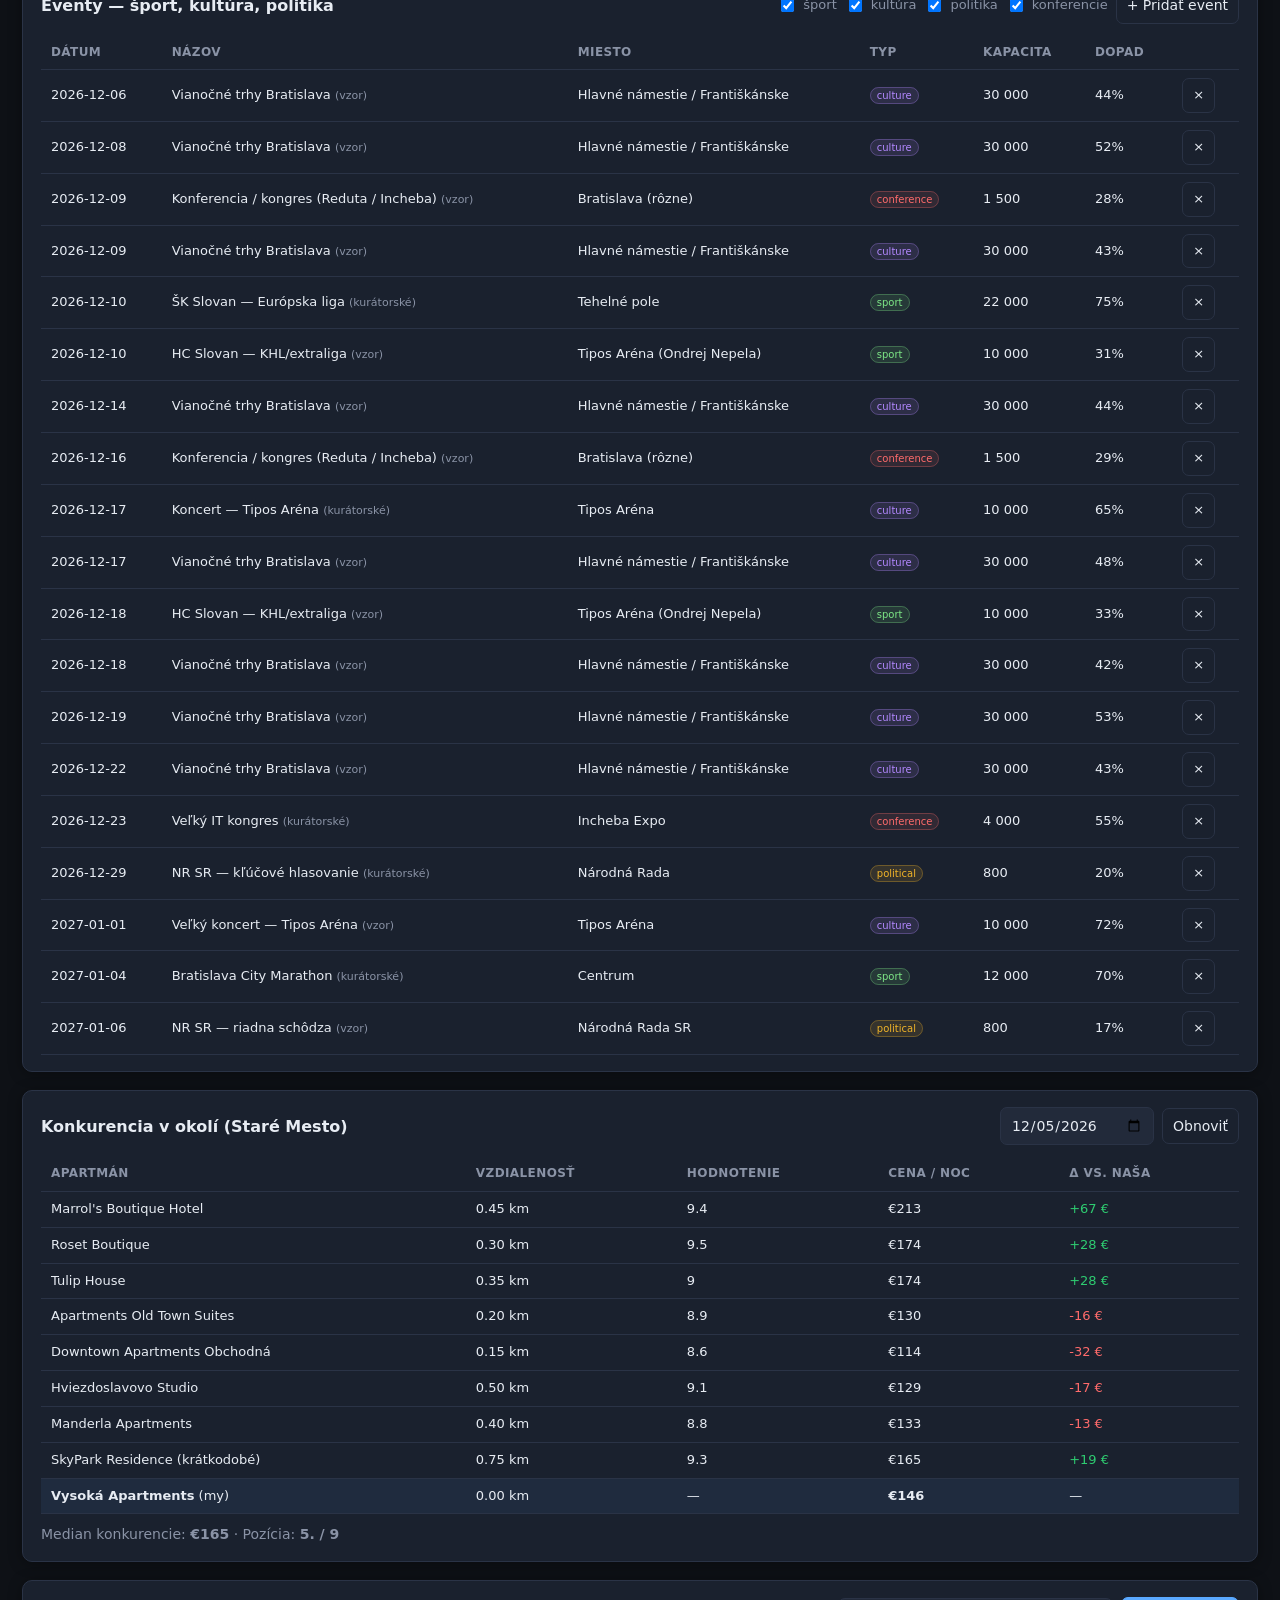
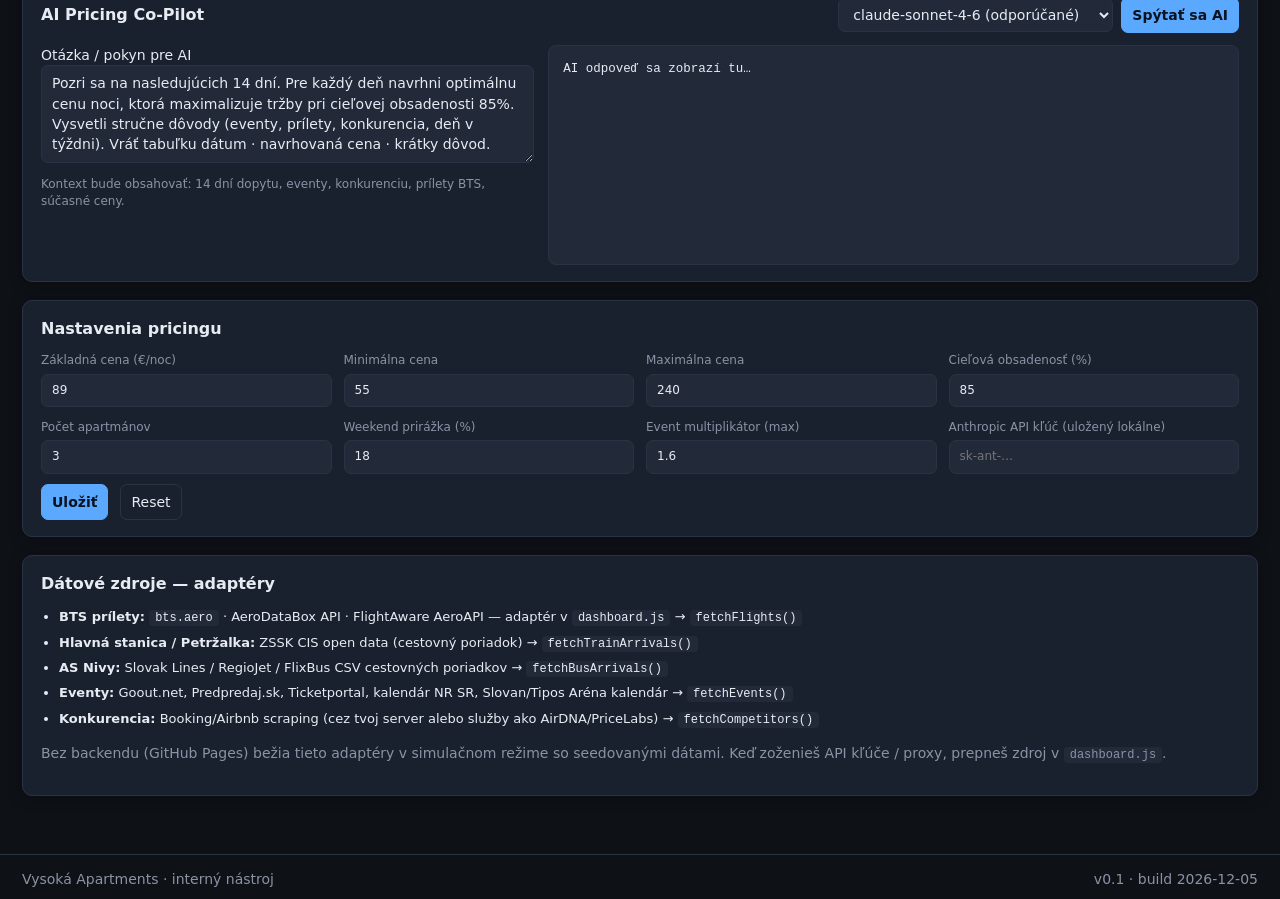
<file: dashboard.html>
<!doctype html>
<html lang="sk">
  <head>
    <meta charset="utf-8" />
    <meta name="viewport" content="width=device-width, initial-scale=1" />
    <title>Vysoká Apartments · Pricing Dashboard</title>
    <meta
      name="description"
      content="AI-asistovaný dashboard dynamického pricingu pre Vysoká Apartments (Vysoká 20, Bratislava) — prílety BTS, stanice Nivy/Hlavná/Petržalka, eventy, konkurencia."
    />
    <link rel="stylesheet" href="dashboard.css" />
  </head>
  <body>
    <header class="topbar">
      <div class="brand">
        <span class="logo">VA</span>
        <div>
          <div class="title">Vysoká Apartments · Pricing Dashboard</div>
          <div class="subtitle">Vysoká 20, 811 06 Bratislava</div>
        </div>
      </div>
      <nav aria-label="Navigácia">
        <a href="#overview">Prehľad</a>
        <a href="#calendar">Kalendár</a>
        <a href="#flights">BTS</a>
        <a href="#stations">Stanice</a>
        <a href="#events">Eventy</a>
        <a href="#competitors">Konkurencia</a>
        <a href="#ai">AI</a>
        <a href="#settings">Nastavenia</a>
      </nav>
    </header>

    <main>
      <section id="overview" class="kpis">
        <article class="kpi">
          <div class="kpi-label">Obsadenosť (7d)</div>
          <div class="kpi-value" id="kpi-occupancy">—</div>
          <div class="kpi-trend" id="kpi-occupancy-trend"></div>
        </article>
        <article class="kpi">
          <div class="kpi-label">Priem. cena (7d)</div>
          <div class="kpi-value" id="kpi-adr">—</div>
          <div class="kpi-trend" id="kpi-adr-trend"></div>
        </article>
        <article class="kpi">
          <div class="kpi-label">Forecast tržby (30d)</div>
          <div class="kpi-value" id="kpi-revenue">—</div>
          <div class="kpi-trend" id="kpi-revenue-trend"></div>
        </article>
        <article class="kpi">
          <div class="kpi-label">Index dopytu (zajtra)</div>
          <div class="kpi-value" id="kpi-demand">—</div>
          <div class="kpi-trend" id="kpi-demand-trend"></div>
        </article>
      </section>

      <section id="calendar" class="card">
        <header class="card-header">
          <h2>Cenový kalendár — 60 dní</h2>
          <div class="controls">
            <label>Horizont
              <select id="horizon">
                <option value="14">14 dní</option>
                <option value="30" selected>30 dní</option>
                <option value="60">60 dní</option>
                <option value="90">90 dní</option>
              </select>
            </label>
            <button id="recalc" class="btn-primary">Prepočítať</button>
            <button id="apply-ai" class="btn-secondary" title="Použiť AI návrh na všetky dni">Akceptovať AI ceny</button>
          </div>
        </header>
        <div class="legend">
          <span class="dot dot-low"></span> nízky dopyt
          <span class="dot dot-mid"></span> stredný
          <span class="dot dot-high"></span> vysoký
          <span class="dot dot-peak"></span> peak
          <span class="legend-sep"></span>
          <em>Zelené pozadie = AI cena akceptovaná, žlté = pending review</em>
        </div>
        <div id="calendar-grid" class="calendar-grid"></div>
      </section>

      <div class="two-col">
        <section id="flights" class="card">
          <header class="card-header">
            <h2>Letisko BTS — prílety</h2>
            <div class="controls">
              <input type="date" id="flights-date" />
              <span class="muted" id="flights-source">zdroj: simulácia</span>
            </div>
          </header>
          <div class="table-wrap">
            <table id="flights-table">
              <thead>
                <tr><th>Čas</th><th>Let</th><th>Z</th><th>Linka</th><th>Pax (odhad)</th><th>Status</th></tr>
              </thead>
              <tbody></tbody>
            </table>
          </div>
          <footer class="card-footer">
            <div class="muted">Súčet pax (deň): <strong id="flights-pax-sum">—</strong></div>
          </footer>
        </section>

        <section id="stations" class="card">
          <header class="card-header">
            <h2>Stanice — odhad príchodov / deň</h2>
            <div class="controls">
              <input type="date" id="stations-date" />
            </div>
          </header>
          <div class="stations-grid">
            <div class="station" data-id="nivy">
              <div class="station-name">AS Nivy</div>
              <div class="station-pax" id="pax-nivy">—</div>
              <div class="station-detail" id="detail-nivy"></div>
            </div>
            <div class="station" data-id="hlavna">
              <div class="station-name">Hlavná stanica</div>
              <div class="station-pax" id="pax-hlavna">—</div>
              <div class="station-detail" id="detail-hlavna"></div>
            </div>
            <div class="station" data-id="petrzalka">
              <div class="station-name">Petržalka (žel.)</div>
              <div class="station-pax" id="pax-petrzalka">—</div>
              <div class="station-detail" id="detail-petrzalka"></div>
            </div>
          </div>
        </section>
      </div>

      <section id="events" class="card">
        <header class="card-header">
          <h2>Eventy — šport, kultúra, politika</h2>
          <div class="controls">
            <label><input type="checkbox" class="filter-ev" value="sport" checked /> šport</label>
            <label><input type="checkbox" class="filter-ev" value="culture" checked /> kultúra</label>
            <label><input type="checkbox" class="filter-ev" value="political" checked /> politika</label>
            <label><input type="checkbox" class="filter-ev" value="conference" checked /> konferencie</label>
            <button id="add-event" class="btn-secondary">+ Pridať event</button>
          </div>
        </header>
        <div class="table-wrap">
          <table id="events-table">
            <thead>
              <tr><th>Dátum</th><th>Názov</th><th>Miesto</th><th>Typ</th><th>Kapacita</th><th>Dopad</th><th></th></tr>
            </thead>
            <tbody></tbody>
          </table>
        </div>
      </section>

      <section id="competitors" class="card">
        <header class="card-header">
          <h2>Konkurencia v okolí (Staré Mesto)</h2>
          <div class="controls">
            <input type="date" id="comp-date" />
            <button id="refresh-comp" class="btn-secondary">Obnoviť</button>
          </div>
        </header>
        <div class="table-wrap">
          <table id="comp-table">
            <thead>
              <tr><th>Apartmán</th><th>Vzdialenosť</th><th>Hodnotenie</th><th>Cena / noc</th><th>Δ vs. naša</th></tr>
            </thead>
            <tbody></tbody>
          </table>
        </div>
        <footer class="card-footer">
          <div class="muted">Median konkurencie: <strong id="comp-median">—</strong> · Pozícia: <strong id="comp-position">—</strong></div>
        </footer>
      </section>

      <section id="ai" class="card">
        <header class="card-header">
          <h2>AI Pricing Co-Pilot</h2>
          <div class="controls">
            <select id="ai-model">
              <option value="claude-sonnet-4-6">claude-sonnet-4-6 (odporúčané)</option>
              <option value="claude-opus-4-8">claude-opus-4-8 (najvýkonnejšie)</option>
              <option value="claude-haiku-4-5-20251001">claude-haiku-4-5 (rýchle)</option>
            </select>
            <button id="ask-ai" class="btn-primary">Spýtať sa AI</button>
          </div>
        </header>
        <div class="ai-pane">
          <div class="ai-left">
            <label>Otázka / pokyn pre AI
              <textarea id="ai-prompt" rows="4">Pozri sa na nasledujúcich 14 dní. Pre každý deň navrhni optimálnu cenu noci, ktorá maximalizuje tržby pri cieľovej obsadenosti 85%. Vysvetli stručne dôvody (eventy, prílety, konkurencia, deň v týždni). Vráť tabuľku dátum · navrhovaná cena · krátky dôvod.</textarea>
            </label>
            <div class="ai-meta muted">Kontext bude obsahovať: 14 dní dopytu, eventy, konkurenciu, prílety BTS, súčasné ceny.</div>
          </div>
          <div class="ai-right">
            <div class="ai-output" id="ai-output">AI odpoveď sa zobrazí tu…</div>
          </div>
        </div>
      </section>

      <section id="settings" class="card">
        <header class="card-header"><h2>Nastavenia pricingu</h2></header>
        <div class="settings-grid">
          <label>Základná cena (€/noc)
            <input type="number" id="set-base" value="89" min="20" max="500" />
          </label>
          <label>Minimálna cena
            <input type="number" id="set-min" value="55" min="20" max="500" />
          </label>
          <label>Maximálna cena
            <input type="number" id="set-max" value="240" min="50" max="800" />
          </label>
          <label>Cieľová obsadenosť (%)
            <input type="number" id="set-occ" value="85" min="50" max="100" />
          </label>
          <label>Počet apartmánov
            <input type="number" id="set-units" value="3" min="1" max="20" />
          </label>
          <label>Weekend prirážka (%)
            <input type="number" id="set-weekend" value="18" min="0" max="100" />
          </label>
          <label>Event multiplikátor (max)
            <input type="number" id="set-event" value="1.6" min="1" max="3" step="0.1" />
          </label>
          <label>Anthropic API kľúč (uložený lokálne)
            <input type="password" id="set-apikey" placeholder="sk-ant-…" autocomplete="off" />
          </label>
        </div>
        <footer class="card-footer">
          <button id="save-settings" class="btn-primary">Uložiť</button>
          <button id="reset-settings" class="btn-secondary">Reset</button>
          <span class="muted" id="settings-saved"></span>
        </footer>
      </section>

      <section class="card sources">
        <header class="card-header"><h2>Dátové zdroje — adaptéry</h2></header>
        <ul class="sources-list">
          <li><strong>BTS prílety:</strong> <code>bts.aero</code> · AeroDataBox API · FlightAware AeroAPI — adaptér v <code>dashboard.js</code> → <code>fetchFlights()</code></li>
          <li><strong>Hlavná stanica / Petržalka:</strong> ZSSK CIS open data (cestovný poriadok) → <code>fetchTrainArrivals()</code></li>
          <li><strong>AS Nivy:</strong> Slovak Lines / RegioJet / FlixBus CSV cestovných poriadkov → <code>fetchBusArrivals()</code></li>
          <li><strong>Eventy:</strong> Goout.net, Predpredaj.sk, Ticketportal, kalendár NR SR, Slovan/Tipos Aréna kalendár → <code>fetchEvents()</code></li>
          <li><strong>Konkurencia:</strong> Booking/Airbnb scraping (cez tvoj server alebo služby ako AirDNA/PriceLabs) → <code>fetchCompetitors()</code></li>
        </ul>
        <p class="muted">
          Bez backendu (GitHub Pages) bežia tieto adaptéry v simulačnom režime so seedovanými dátami. Keď zoženieš API kľúče / proxy, prepneš zdroj v <code>dashboard.js</code>.
        </p>
      </section>
    </main>

    <footer class="footer">
      <span>Vysoká Apartments · interný nástroj</span>
      <span class="muted">v0.1 · build <span id="build-date">—</span></span>
    </footer>

    <script src="dashboard.js"></script>
  </body>
</html>
</file>
<file: styles.css>
:root {
  color-scheme: light;
  --ink: #16211d;
  --muted: #60706a;
  --paper: #f5f1e8;
  --panel: #fffdf8;
  --line: #d9d0bf;
  --green: #1e6b4f;
  --green-dark: #123f32;
  --red: #b84435;
  --gold: #b98b2e;
  --blue: #245f7a;
  --shadow: 0 18px 50px rgba(22, 33, 29, 0.14);
  font-family:
    Inter, ui-sans-serif, system-ui, -apple-system, BlinkMacSystemFont, "Segoe UI",
    sans-serif;
}

* {
  box-sizing: border-box;
}

html {
  scroll-behavior: smooth;
}

body {
  margin: 0;
  background: var(--paper);
  color: var(--ink);
}

a {
  color: inherit;
}

.topbar {
  position: sticky;
  top: 0;
  z-index: 10;
  display: flex;
  align-items: center;
  justify-content: space-between;
  gap: 24px;
  min-height: 64px;
  padding: 0 max(20px, calc((100vw - 1180px) / 2));
  border-bottom: 1px solid rgba(22, 33, 29, 0.12);
  background: rgba(245, 241, 232, 0.92);
  backdrop-filter: blur(16px);
}

.brand {
  font-weight: 900;
  text-decoration: none;
}

nav {
  display: flex;
  gap: 8px;
}

nav a {
  border-radius: 8px;
  padding: 9px 12px;
  color: var(--muted);
  font-size: 0.92rem;
  font-weight: 750;
  text-decoration: none;
}

nav a:hover {
  background: #ebe4d6;
  color: var(--ink);
}

main {
  width: min(1180px, calc(100% - 32px));
  margin: 0 auto;
}

.hero {
  position: relative;
  min-height: 430px;
  display: grid;
  grid-template-columns: minmax(0, 1fr) 360px;
  align-items: end;
  gap: 32px;
  padding: 72px 0 42px;
  overflow: hidden;
}

.hero-copy,
.hero-panel {
  position: relative;
  z-index: 1;
}

.race-bg {
  position: absolute;
  inset: 0;
  z-index: 0;
  opacity: 0.1;
  overflow: hidden;
  pointer-events: none;
}

.racer {
  position: absolute;
  left: 0;
  font-size: 3.4rem;
  line-height: 1;
  transform: translateX(-20vw) scaleX(-1);
  animation: gallop linear infinite;
  will-change: transform;
}

.racer-1 {
  top: 8%;
  font-size: 4rem;
  animation-duration: 13s;
  animation-delay: -2s;
}

.racer-2 {
  top: 34%;
  font-size: 2.9rem;
  animation-duration: 17s;
  animation-delay: -8s;
}

.racer-3 {
  top: 58%;
  font-size: 3.6rem;
  animation-duration: 15s;
  animation-delay: -5s;
}

.racer-4 {
  top: 80%;
  font-size: 2.6rem;
  animation-duration: 20s;
  animation-delay: -12s;
}

@keyframes gallop {
  from {
    transform: translateX(-20vw) scaleX(-1);
  }
  to {
    transform: translateX(120vw) scaleX(-1);
  }
}

@media (prefers-reduced-motion: reduce) {
  .racer {
    animation: none;
    left: 8%;
    transform: scaleX(-1);
  }
}

.hero-copy h1 {
  margin: 0 0 18px;
  max-width: 860px;
  font-size: clamp(3rem, 8vw, 7rem);
  line-height: 0.93;
  letter-spacing: 0;
}

.hero-copy p:not(.eyebrow) {
  max-width: 760px;
  color: var(--muted);
  font-size: 1.12rem;
  line-height: 1.75;
}

.hero-actions {
  display: flex;
  flex-wrap: wrap;
  align-items: center;
  gap: 12px;
  margin-top: 24px;
}

.button {
  min-height: 44px;
  display: inline-flex;
  align-items: center;
  justify-content: center;
  border-radius: 8px;
  padding: 0 14px;
  font-weight: 900;
  text-decoration: none;
}

.button.primary {
  background: var(--green-dark);
  color: #fff;
}

.button.primary:hover {
  background: var(--green);
}

.button.secondary {
  border: 1px solid var(--line);
  background: #fffaf1;
  color: var(--green-dark);
}

.button.secondary:hover {
  background: #efe7d9;
}

.link-note {
  max-width: 340px;
  color: var(--muted);
  font-size: 0.9rem;
  line-height: 1.45;
}

.eyebrow {
  margin: 0 0 10px;
  color: var(--red);
  font-size: 0.78rem;
  font-weight: 900;
  letter-spacing: 0.08em;
  text-transform: uppercase;
}

.hero-panel {
  display: grid;
  grid-template-columns: repeat(2, 1fr);
  overflow: hidden;
  border: 1px solid var(--line);
  border-radius: 8px;
  background: var(--panel);
  box-shadow: var(--shadow);
}

.hero-panel div {
  min-height: 124px;
  display: grid;
  align-content: center;
  gap: 4px;
  padding: 22px;
  border-right: 1px solid var(--line);
  border-bottom: 1px solid var(--line);
}

.hero-panel div:nth-child(even) {
  border-right: 0;
}

.hero-panel div:nth-child(n + 3) {
  border-bottom: 0;
}

.hero-panel strong {
  font-size: 2.4rem;
  line-height: 1;
}

.hero-panel span {
  color: var(--muted);
  font-weight: 750;
}

.toolbar {
  display: grid;
  grid-template-columns: minmax(260px, 1fr) 220px 220px;
  gap: 12px;
  margin-bottom: 36px;
  padding: 14px;
  border: 1px solid var(--line);
  border-radius: 8px;
  background: #fffaf1;
}

label {
  display: grid;
  gap: 6px;
  color: var(--muted);
  font-size: 0.78rem;
  font-weight: 850;
  text-transform: uppercase;
}

input,
select {
  width: 100%;
  min-height: 44px;
  border: 1px solid #cfc5b3;
  border-radius: 8px;
  background: #fff;
  color: var(--ink);
  font: inherit;
  padding: 0 12px;
}

.section {
  padding: 34px 0;
}

.visit-section {
  padding-top: 22px;
}

.section-heading {
  display: flex;
  align-items: end;
  justify-content: space-between;
  gap: 20px;
  margin-bottom: 18px;
}

h2,
h3,
p {
  margin-top: 0;
}

h2 {
  margin-bottom: 0;
  font-size: clamp(1.8rem, 4vw, 3rem);
  letter-spacing: 0;
}

.section-note {
  max-width: 720px;
  margin: 12px 0 0;
  color: var(--muted);
  line-height: 1.6;
}

.section-note strong {
  color: var(--ink);
}

.race-list {
  display: grid;
  gap: 16px;
}

.visit-grid {
  display: grid;
  grid-template-columns: 1.15fr 0.85fr 1.1fr;
  gap: 16px;
}

.upcoming-list {
  display: grid;
  grid-template-columns: repeat(4, minmax(0, 1fr));
  gap: 16px;
}

.result-summary {
  display: grid;
  grid-template-columns: repeat(4, minmax(0, 1fr));
  gap: 12px;
  margin-bottom: 16px;
}

.result-kpi {
  min-height: 118px;
  display: grid;
  align-content: center;
  gap: 6px;
  border: 1px solid var(--line);
  border-radius: 8px;
  background: #fffaf1;
  padding: 16px;
}

.result-kpi strong {
  color: var(--green-dark);
  font-size: clamp(1.35rem, 3vw, 2rem);
  line-height: 1.05;
}

.result-kpi span {
  color: var(--muted);
  font-weight: 800;
  line-height: 1.35;
}

.results-list {
  display: grid;
  grid-template-columns: repeat(2, minmax(0, 1fr));
  gap: 16px;
}

.result-card {
  border: 1px solid var(--line);
  border-radius: 8px;
  background: var(--panel);
  box-shadow: 0 10px 30px rgba(22, 33, 29, 0.08);
}

.result-head {
  display: grid;
  grid-template-columns: minmax(0, 1fr) auto;
  gap: 14px;
  padding: 18px 18px 12px;
  border-bottom: 1px solid var(--line);
}

.result-head h3 {
  margin: 0 0 8px;
  font-size: 1.15rem;
}

.result-podium {
  display: grid;
  gap: 0;
  margin: 0;
  padding: 0;
  list-style: none;
}

.result-podium li {
  display: grid;
  grid-template-columns: 38px 1fr;
  gap: 12px;
  align-items: start;
  border-bottom: 1px solid #ece4d7;
  padding: 12px 18px;
}

.result-podium li::marker {
  content: "";
}

.finish-position {
  width: 34px;
  min-height: 34px;
  display: grid;
  place-items: center;
  border-radius: 999px;
  background: var(--green-dark);
  color: #fff;
  font-weight: 900;
  font-size: 1.1rem;
}

.finish-position.place-1 {
  background: #f6d365;
  box-shadow: inset 0 0 0 2px #c99a2e;
}

.finish-position.place-2 {
  background: #dfe4ea;
  box-shadow: inset 0 0 0 2px #a7adb5;
}

.finish-position.place-3 {
  background: #e7b98c;
  box-shadow: inset 0 0 0 2px #b6763a;
}

.visually-hidden {
  position: absolute;
  width: 1px;
  height: 1px;
  padding: 0;
  margin: -1px;
  overflow: hidden;
  clip: rect(0, 0, 0, 0);
  white-space: nowrap;
  border: 0;
}

.result-podium strong {
  display: flex;
  align-items: center;
  gap: 6px;
}

.result-podium small {
  display: block;
  margin-top: 4px;
  color: var(--muted);
  line-height: 1.45;
}

.result-toto {
  margin: 0;
  padding: 12px 18px 16px;
  color: var(--blue);
  font-size: 0.92rem;
  font-weight: 850;
  line-height: 1.5;
}

.upcoming-card {
  min-height: 240px;
  display: flex;
  flex-direction: column;
  justify-content: space-between;
  gap: 18px;
  border: 1px solid var(--line);
  border-radius: 8px;
  background: var(--panel);
  padding: 18px;
  box-shadow: 0 10px 30px rgba(22, 33, 29, 0.08);
}

.upcoming-card.is-next {
  border-color: var(--green-dark);
  background: #f9fff9;
}

.upcoming-date {
  margin-bottom: 12px;
  color: var(--red);
  font-size: 0.82rem;
  font-weight: 900;
  text-transform: uppercase;
}

.upcoming-card h3 {
  margin-bottom: 10px;
}

.upcoming-card p:not(.upcoming-date) {
  margin-bottom: 8px;
  color: var(--green-dark);
  font-weight: 900;
}

.upcoming-card small {
  color: var(--muted);
  line-height: 1.5;
}

.visit-card {
  border: 1px solid var(--line);
  border-radius: 8px;
  background: var(--panel);
  padding: 18px;
  box-shadow: 0 10px 30px rgba(22, 33, 29, 0.08);
}

.visit-card h3 {
  margin-bottom: 12px;
}

.visit-card p {
  color: var(--muted);
  line-height: 1.65;
}

.visit-card strong,
.visit-card b {
  color: var(--ink);
}

.visit-actions {
  display: flex;
  flex-wrap: wrap;
  gap: 10px;
  margin-top: 18px;
}

.price-list {
  display: grid;
  gap: 0;
  margin: 0 0 14px;
  padding: 0;
  list-style: none;
}

.price-list li {
  display: flex;
  justify-content: space-between;
  gap: 16px;
  border-bottom: 1px solid #ece4d7;
  padding: 10px 0;
}

.price-list span {
  color: var(--muted);
  font-weight: 750;
}

.price-list strong {
  color: var(--green-dark);
  font-size: 1.1rem;
}

.small {
  font-size: 0.9rem;
}

.route-list {
  display: grid;
  gap: 14px;
}

.route-list p {
  margin: 4px 0 0;
}

.betting-layout {
  display: grid;
  grid-template-columns: minmax(0, 1fr) minmax(340px, 440px);
  gap: 16px;
}

.betting-info {
  display: grid;
  grid-template-columns: repeat(3, minmax(0, 1fr));
  gap: 16px;
}

.bet-types {
  display: grid;
  gap: 10px;
}

.bet-types div {
  display: grid;
  gap: 3px;
  border-bottom: 1px solid #ece4d7;
  padding-bottom: 9px;
}

.bet-types span {
  color: var(--muted);
  font-size: 0.92rem;
  line-height: 1.45;
}

.simulator-card {
  border: 1px solid var(--green-dark);
  border-radius: 8px;
  background: #f9fff9;
  padding: 18px;
  box-shadow: var(--shadow);
}

.simulator-card h3 {
  font-size: 1.35rem;
}

.sim-form {
  display: grid;
  grid-template-columns: repeat(2, minmax(0, 1fr));
  gap: 12px;
  margin-top: 16px;
}

.sim-form label:first-child,
.ticket-preview {
  grid-column: 1 / -1;
}

.ticket-preview {
  margin-top: 16px;
  border: 1px dashed var(--green);
  border-radius: 8px;
  background: #fff;
  padding: 14px;
}

.ticket-preview h4 {
  margin: 0 0 10px;
}

.ticket-preview dl {
  display: grid;
  grid-template-columns: 120px 1fr;
  gap: 7px 12px;
  margin: 0;
  color: var(--muted);
}

.ticket-preview dt {
  font-weight: 850;
}

.ticket-preview dd {
  margin: 0;
  color: var(--ink);
}

.ticket-warning {
  margin: 12px 0 0;
  color: var(--red);
  font-size: 0.9rem;
  font-weight: 750;
  line-height: 1.45;
}

.race-card {
  border: 1px solid var(--line);
  border-radius: 8px;
  background: var(--panel);
  box-shadow: 0 10px 30px rgba(22, 33, 29, 0.08);
}

.race-head {
  display: grid;
  grid-template-columns: minmax(0, 1fr) auto;
  gap: 18px;
  padding: 18px;
  border-bottom: 1px solid var(--line);
}

.race-date {
  display: inline-flex;
  width: fit-content;
  margin: 0 0 10px;
  border-radius: 8px;
  background: var(--green-dark);
  color: #fff;
  padding: 7px 10px;
  font-size: 0.9rem;
  font-weight: 900;
  line-height: 1.35;
}

.race-head h3 {
  margin: 0 0 8px;
  font-size: 1.25rem;
}

.race-meta {
  display: flex;
  flex-wrap: wrap;
  gap: 8px;
  color: var(--muted);
  font-size: 0.92rem;
}

.map-link {
  display: inline-flex;
  align-items: center;
  min-height: 34px;
  margin-top: 12px;
  border-radius: 8px;
  background: #fff4df;
  color: var(--green-dark);
  padding: 0 11px;
  font-size: 0.9rem;
  font-weight: 850;
  text-decoration: none;
}

.map-link:hover {
  background: #ead9b8;
}

.pill {
  display: inline-flex;
  align-items: center;
  min-height: 28px;
  border-radius: 999px;
  background: #ebe4d6;
  padding: 0 10px;
  color: var(--green-dark);
  font-weight: 800;
}

.pill.status-archive-program {
  background: #e6ecf7;
  color: var(--blue);
}

.pill.status-archive-results {
  background: #e2f3ea;
  color: var(--green-dark);
}

.pill.status-archive-nodata {
  background: #ece6d8;
  color: var(--muted);
}

.pill.status-upcoming {
  background: #fbe8e2;
  color: var(--red);
}

.upcoming-card .pill {
  margin-bottom: 8px;
  font-size: 0.78rem;
}

.race-count {
  min-width: 82px;
  display: grid;
  place-items: center;
  border-radius: 8px;
  background: var(--green-dark);
  color: #fff;
  font-weight: 900;
}

.horse-grid {
  display: grid;
  grid-template-columns: repeat(auto-fit, minmax(260px, 1fr));
  gap: 1px;
  background: var(--line);
}

.horse-card {
  min-height: 150px;
  display: grid;
  align-content: start;
  gap: 8px;
  background: var(--panel);
  padding: 16px;
}

.horse-card h4 {
  display: flex;
  align-items: center;
  gap: 8px;
  margin: 0;
  font-size: 1rem;
}

.flag {
  display: inline-flex;
  align-items: center;
  justify-content: center;
  width: 1.45em;
  margin-right: 7px;
  font-size: 1.05em;
  line-height: 1;
}

.horse-card .flag {
  margin-right: 0;
}

.horse-card dl {
  display: grid;
  grid-template-columns: 78px 1fr;
  gap: 5px 10px;
  margin: 0;
  color: var(--muted);
  font-size: 0.88rem;
}

.horse-card dt {
  font-weight: 850;
}

.horse-card dd {
  margin: 0;
}

.note {
  margin: 0;
  padding: 12px 18px;
  border-top: 1px solid var(--line);
  color: var(--red);
  font-weight: 750;
}

.stats-grid {
  display: grid;
  grid-template-columns: repeat(2, minmax(0, 1fr));
  gap: 16px;
}

.stat-card {
  border: 1px solid var(--line);
  border-radius: 8px;
  background: var(--panel);
  padding: 18px;
  box-shadow: 0 10px 30px rgba(22, 33, 29, 0.08);
}

.stat-card h3 {
  margin-bottom: 14px;
}

ol {
  display: grid;
  gap: 9px;
  margin: 0;
  padding-left: 24px;
}

li::marker {
  color: var(--red);
  font-weight: 900;
}

.stat-line {
  display: flex;
  justify-content: space-between;
  gap: 14px;
  border-bottom: 1px solid #ece4d7;
  padding-bottom: 8px;
}

.stat-line strong {
  font-weight: 850;
}

.stat-line span {
  color: var(--blue);
  font-weight: 900;
  white-space: nowrap;
}

.stat-card-meta {
  margin: -8px 0 14px;
  color: var(--muted);
  font-size: 0.82rem;
}

.stat-list {
  list-style: none;
  padding-left: 0;
  gap: 16px;
}

.stat-list li {
  display: flex;
  align-items: flex-start;
  gap: 12px;
}

.stat-rank {
  flex: 0 0 30px;
  padding-top: 2px;
  text-align: center;
  font-size: 1.05rem;
  font-weight: 900;
  color: var(--green-dark);
}

.stat-body {
  flex: 1;
  min-width: 0;
}

.stat-list .stat-line {
  border-bottom: none;
  padding-bottom: 0;
  gap: 10px;
}

.stat-list .stat-line strong {
  overflow: hidden;
  text-overflow: ellipsis;
  white-space: nowrap;
}

.stat-bar-track {
  margin-top: 6px;
  height: 8px;
  border-radius: 999px;
  background: #ece4d7;
  overflow: hidden;
}

.stat-bar-fill {
  height: 100%;
  min-width: 4px;
  border-radius: 999px;
  background: var(--green-dark);
}

.stat-list small {
  display: block;
  margin-top: 4px;
}

.split {
  display: grid;
  grid-template-columns: minmax(0, 1fr) minmax(320px, 430px);
  align-items: start;
  gap: 24px;
}

.muted {
  color: var(--muted);
  line-height: 1.7;
}

.table-wrap {
  overflow-x: auto;
  border: 1px solid var(--line);
  border-radius: 8px;
  background: var(--panel);
}

table {
  width: 100%;
  border-collapse: collapse;
  min-width: 860px;
}

th,
td {
  border-bottom: 1px solid #ece4d7;
  padding: 12px 14px;
  text-align: left;
  vertical-align: top;
}

th {
  background: #efe7d9;
  color: var(--green-dark);
  font-size: 0.78rem;
  text-transform: uppercase;
}

tbody tr:hover {
  background: #fff8ea;
}

.source-note {
  margin: 28px 0 60px;
  border-left: 4px solid var(--gold);
  background: #fffaf1;
  padding: 16px 18px;
  color: var(--muted);
  line-height: 1.6;
}

.is-hidden {
  display: none;
}

@media (max-width: 820px) {
  .topbar,
  nav {
    align-items: flex-start;
    flex-direction: column;
  }

  .topbar {
    padding: 14px 16px;
  }

  .hero,
  .toolbar,
  .visit-grid,
  .upcoming-list,
  .result-summary,
  .results-list,
  .betting-layout,
  .betting-info,
  .split {
    grid-template-columns: 1fr;
  }

  .sim-form {
    grid-template-columns: 1fr;
  }

  .hero {
    padding-top: 42px;
  }

  .stats-grid {
    grid-template-columns: 1fr;
  }

  .section-heading {
    align-items: start;
    flex-direction: column;
  }
}
</file>
<file: dashboard.css>
:root {
  --bg: #0e1116;
  --bg-soft: #141923;
  --card: #1a212e;
  --card-2: #222a3a;
  --line: #2a3346;
  --text: #e7ecf3;
  --muted: #8a93a6;
  --accent: #5aa9ff;
  --accent-2: #7ee787;
  --warn: #f0b429;
  --hot: #ff6b6b;
  --peak: #b388ff;
  --ok: #2ecc71;
  --radius: 10px;
  --shadow: 0 2px 14px rgba(0, 0, 0, 0.35);
}

* { box-sizing: border-box; }

html, body {
  margin: 0;
  background: var(--bg);
  color: var(--text);
  font-family: -apple-system, BlinkMacSystemFont, "Segoe UI", Inter, Roboto, system-ui, sans-serif;
  font-size: 14px;
  line-height: 1.45;
}

a { color: var(--accent); text-decoration: none; }
a:hover { text-decoration: underline; }

.topbar {
  display: flex;
  justify-content: space-between;
  align-items: center;
  padding: 14px 22px;
  background: var(--bg-soft);
  border-bottom: 1px solid var(--line);
  position: sticky; top: 0; z-index: 10;
}
.topbar .brand { display: flex; gap: 12px; align-items: center; }
.topbar .logo {
  background: linear-gradient(135deg, var(--accent), var(--peak));
  width: 38px; height: 38px; border-radius: 9px;
  display: grid; place-items: center;
  font-weight: 700; color: white;
}
.topbar .title { font-weight: 600; font-size: 15px; }
.topbar .subtitle { color: var(--muted); font-size: 12px; }
.topbar nav { display: flex; gap: 16px; flex-wrap: wrap; }
.topbar nav a { color: var(--muted); font-size: 13px; }
.topbar nav a:hover { color: var(--text); text-decoration: none; }

main { padding: 22px; max-width: 1400px; margin: 0 auto; }

.kpis {
  display: grid;
  grid-template-columns: repeat(4, 1fr);
  gap: 14px;
  margin-bottom: 18px;
}
.kpi {
  background: var(--card);
  border: 1px solid var(--line);
  border-radius: var(--radius);
  padding: 14px 16px;
}
.kpi-label { color: var(--muted); font-size: 12px; text-transform: uppercase; letter-spacing: 0.5px; }
.kpi-value { font-size: 26px; font-weight: 700; margin-top: 4px; }
.kpi-trend { font-size: 12px; color: var(--muted); margin-top: 2px; }
.kpi-trend.up { color: var(--ok); }
.kpi-trend.down { color: var(--hot); }

.card {
  background: var(--card);
  border: 1px solid var(--line);
  border-radius: var(--radius);
  padding: 16px 18px;
  margin-bottom: 18px;
  box-shadow: var(--shadow);
}
.card-header {
  display: flex;
  justify-content: space-between;
  align-items: center;
  flex-wrap: wrap;
  gap: 12px;
  margin-bottom: 12px;
}
.card-header h2 { margin: 0; font-size: 16px; }
.card-footer { margin-top: 10px; display: flex; gap: 12px; align-items: center; flex-wrap: wrap; }

.controls { display: flex; gap: 8px; align-items: center; flex-wrap: wrap; }
.controls label { display: inline-flex; gap: 6px; align-items: center; font-size: 13px; color: var(--muted); }
input, select, textarea, button {
  background: var(--card-2);
  border: 1px solid var(--line);
  color: var(--text);
  padding: 7px 10px;
  border-radius: 7px;
  font: inherit;
}
textarea { width: 100%; resize: vertical; }
button { cursor: pointer; }
.btn-primary { background: var(--accent); border-color: var(--accent); color: #0a1220; font-weight: 600; }
.btn-primary:hover { filter: brightness(1.08); }
.btn-secondary { background: transparent; }
.btn-secondary:hover { background: var(--card-2); }

.legend { display: flex; gap: 14px; align-items: center; flex-wrap: wrap; font-size: 12px; color: var(--muted); margin-bottom: 10px; }
.dot { display: inline-block; width: 10px; height: 10px; border-radius: 50%; margin-right: 4px; vertical-align: middle; }
.dot-low { background: #4a5468; }
.dot-mid { background: #5aa9ff; }
.dot-high { background: #f0b429; }
.dot-peak { background: #b388ff; }
.legend-sep { width: 1px; height: 14px; background: var(--line); }

.calendar-grid {
  display: grid;
  grid-template-columns: repeat(7, 1fr);
  gap: 6px;
}
.day {
  background: var(--card-2);
  border: 1px solid var(--line);
  border-radius: 8px;
  padding: 8px;
  min-height: 110px;
  display: flex; flex-direction: column; gap: 4px;
  position: relative;
}
.day.weekend { border-color: #3a4660; }
.day.accepted { background: rgba(46, 204, 113, 0.12); border-color: rgba(46, 204, 113, 0.4); }
.day.pending { background: rgba(240, 180, 41, 0.08); }
.day .d-date { font-size: 12px; color: var(--muted); display: flex; justify-content: space-between; }
.day .d-dow { color: var(--text); font-weight: 600; }
.day .d-price { font-size: 18px; font-weight: 700; }
.day .d-price small { font-size: 11px; color: var(--muted); font-weight: 400; margin-left: 4px; }
.day .d-demand { display: flex; align-items: center; gap: 4px; font-size: 11px; color: var(--muted); }
.day .d-tags { display: flex; gap: 4px; flex-wrap: wrap; margin-top: auto; }
.tag {
  font-size: 10px;
  padding: 2px 6px;
  border-radius: 10px;
  background: rgba(90, 169, 255, 0.15);
  color: var(--accent);
  border: 1px solid rgba(90, 169, 255, 0.3);
}
.tag.sport { background: rgba(126, 231, 135, 0.12); color: var(--accent-2); border-color: rgba(126, 231, 135, 0.3); }
.tag.culture { background: rgba(179, 136, 255, 0.12); color: var(--peak); border-color: rgba(179, 136, 255, 0.3); }
.tag.political { background: rgba(240, 180, 41, 0.12); color: var(--warn); border-color: rgba(240, 180, 41, 0.3); }
.tag.conference { background: rgba(255, 107, 107, 0.10); color: var(--hot); border-color: rgba(255, 107, 107, 0.3); }
.day .d-actions { display: flex; gap: 4px; margin-top: 4px; }
.day .d-actions button { padding: 3px 6px; font-size: 11px; }

.two-col {
  display: grid;
  grid-template-columns: 1.4fr 1fr;
  gap: 18px;
}

.table-wrap { overflow-x: auto; }
table { width: 100%; border-collapse: collapse; font-size: 13px; }
th, td { padding: 8px 10px; text-align: left; border-bottom: 1px solid var(--line); }
th { color: var(--muted); font-weight: 600; font-size: 12px; text-transform: uppercase; letter-spacing: 0.4px; }
tbody tr:hover { background: rgba(255,255,255,0.03); }

.muted { color: var(--muted); }

.stations-grid { display: grid; grid-template-columns: repeat(3, 1fr); gap: 10px; }
.station {
  background: var(--card-2);
  border: 1px solid var(--line);
  border-radius: 8px;
  padding: 12px;
}
.station-name { color: var(--muted); font-size: 12px; text-transform: uppercase; letter-spacing: 0.5px; }
.station-pax { font-size: 22px; font-weight: 700; margin: 4px 0; }
.station-detail { font-size: 12px; color: var(--muted); }

.ai-pane { display: grid; grid-template-columns: 1fr 1.4fr; gap: 14px; }
.ai-left label { display: block; }
.ai-meta { font-size: 12px; margin-top: 8px; }
.ai-output {
  background: var(--card-2);
  border: 1px solid var(--line);
  border-radius: 8px;
  padding: 14px;
  min-height: 220px;
  white-space: pre-wrap;
  font-family: ui-monospace, SFMono-Regular, Menlo, Consolas, monospace;
  font-size: 12.5px;
  line-height: 1.55;
  overflow: auto;
  max-height: 480px;
}

.settings-grid {
  display: grid;
  grid-template-columns: repeat(4, 1fr);
  gap: 12px;
}
.settings-grid label {
  display: flex; flex-direction: column; gap: 4px;
  font-size: 12px; color: var(--muted);
}
.settings-grid input { color: var(--text); }

.sources-list { padding-left: 18px; font-size: 13px; }
.sources-list li { margin-bottom: 6px; }
code { background: var(--card-2); padding: 1px 6px; border-radius: 4px; font-size: 12px; }

.footer {
  display: flex; justify-content: space-between;
  padding: 14px 22px; color: var(--muted);
  border-top: 1px solid var(--line); margin-top: 18px;
}

@media (max-width: 1100px) {
  .kpis { grid-template-columns: repeat(2, 1fr); }
  .two-col { grid-template-columns: 1fr; }
  .settings-grid { grid-template-columns: repeat(2, 1fr); }
  .ai-pane { grid-template-columns: 1fr; }
  .stations-grid { grid-template-columns: 1fr; }
}
@media (max-width: 700px) {
  .calendar-grid { grid-template-columns: repeat(2, 1fr); }
  .topbar nav { display: none; }
}
</file>
